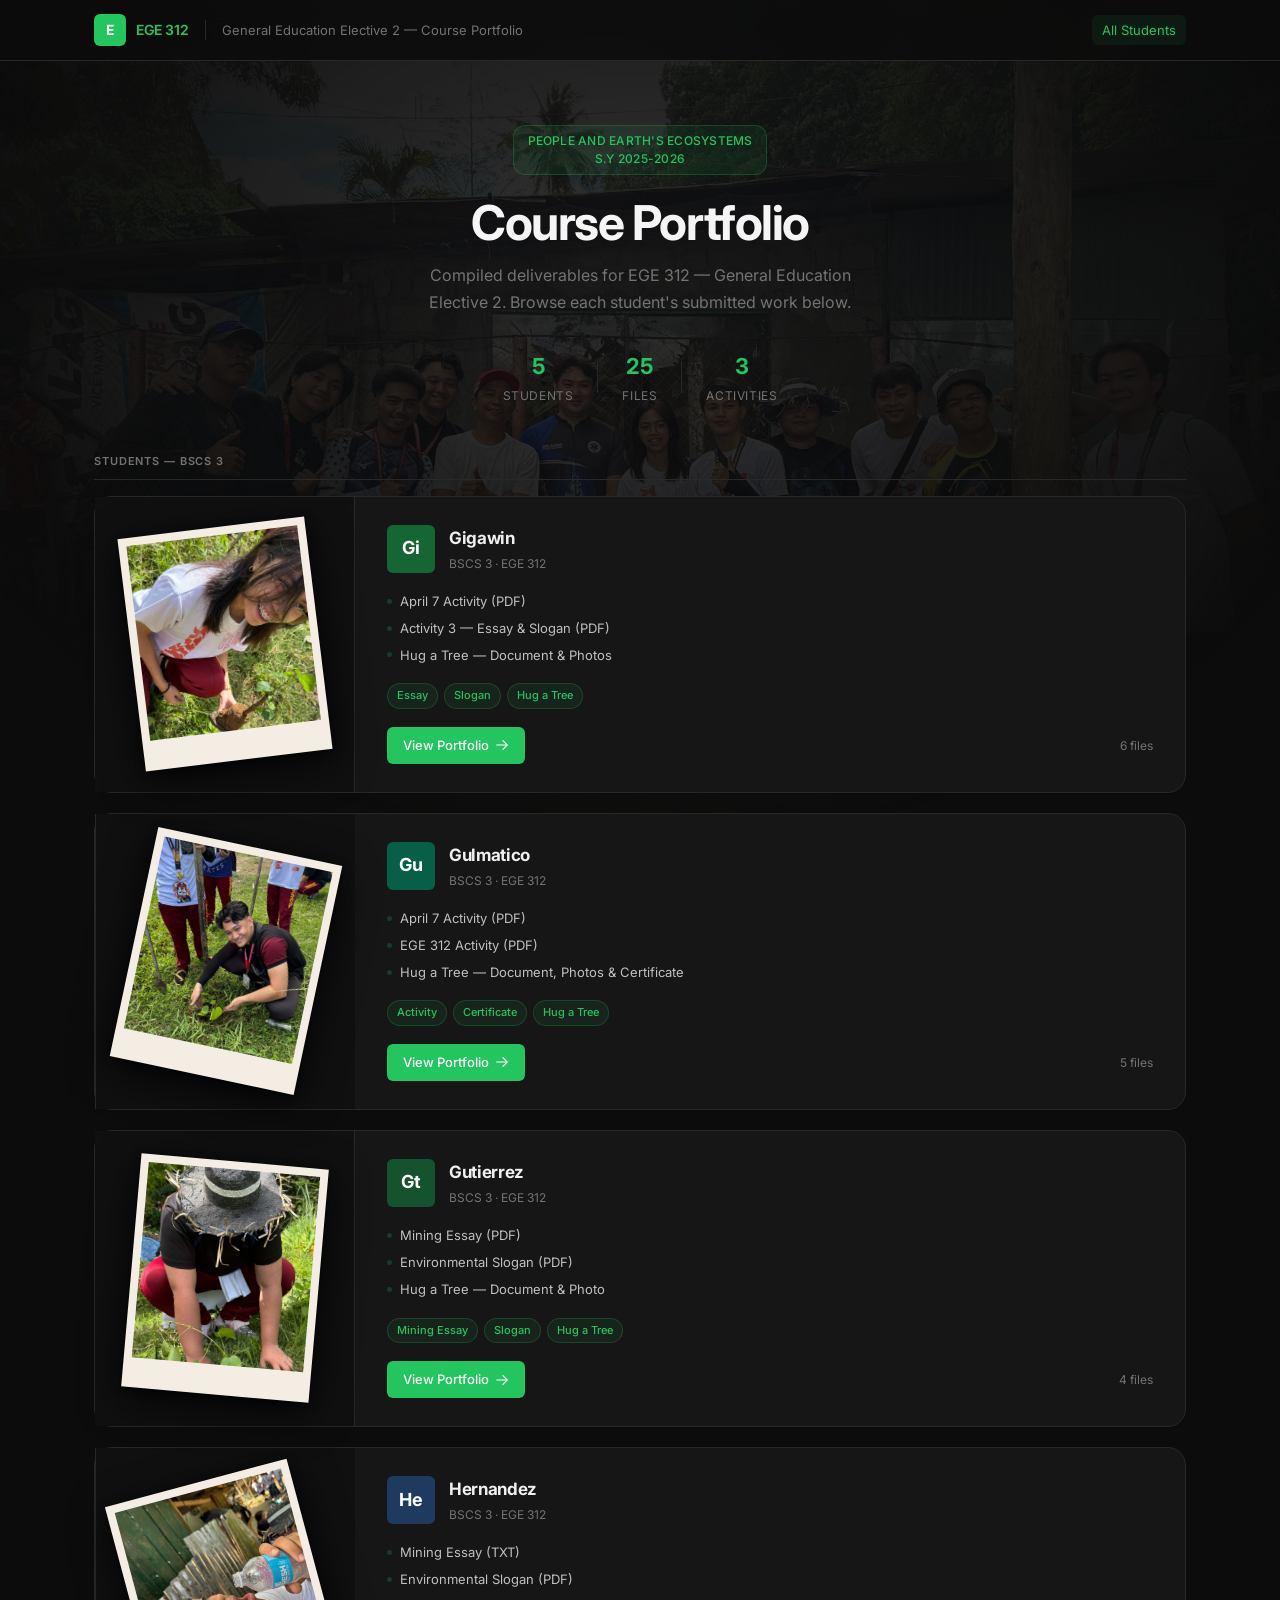
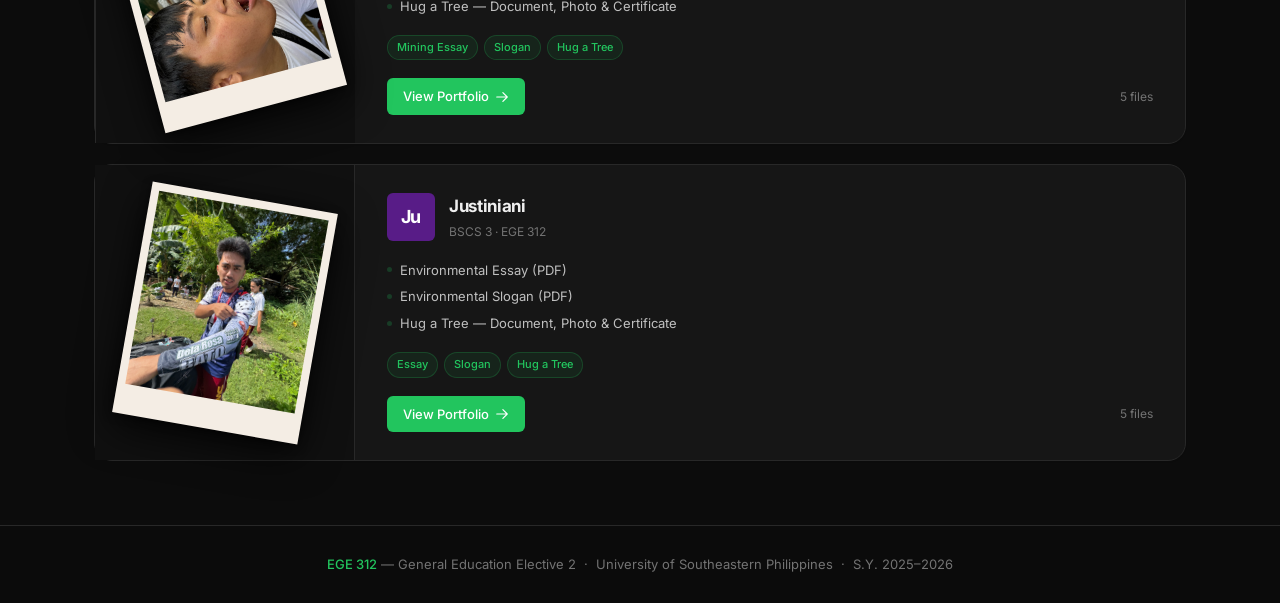
<file: index.html>
<!DOCTYPE html>
<html lang="en">
<head>
  <meta charset="UTF-8" />
  <meta name="viewport" content="width=device-width, initial-scale=1.0" />
  <title>EGE 312 — Course Portfolio</title>
  <link rel="stylesheet" href="css/style.css" />
</head>
<body class="dark-theme">

  <div class="site-bg" aria-hidden="true"></div>

  <!-- Header -->
  <header class="site-header">
    <div class="container header-inner">
      <div class="header-logo">
        <div class="header-logo-mark">E</div>
        <span>EGE 312</span>
      </div>
      <div class="header-divider"></div>
      <span class="header-course">General Education Elective 2 &mdash; Course Portfolio</span>
      <nav class="header-nav">
        <a href="index.html" class="active">All Students</a>
      </nav>
    </div>
  </header>

  <!-- Hero -->
  <main>
    <section class="hero">
      <div class="container">
        <div class="hero-badge"><span>People and Earth's Ecosystems<br>S.Y 2025-2026</span></div>
        <h1>Course Portfolio</h1>
        <p>Compiled deliverables for EGE 312 — General Education Elective 2. Browse each student's submitted work below.</p>
        <div class="hero-meta">
          <div class="hero-meta-item">
            <strong>5</strong>
            <span>Students</span>
          </div>
          <div class="hero-divider"></div>
          <div class="hero-meta-item">
            <strong>25</strong>
            <span>Files</span>
          </div>
          <div class="hero-divider"></div>
          <div class="hero-meta-item">
            <strong>3</strong>
            <span>Activities</span>
          </div>
        </div>
      </div>
    </section>

    <!-- Student Grid -->
    <section>
      <div class="container">
        <p class="section-label">Students — BSCS 3</p>
        <div class="students-grid">

          <!-- Gigawin — photo left -->
          <div class="student-card">
            <div class="card-photo-side">
              <div class="photo-frame rot-n7">
                <img src="assets/Gigawin.jpg" alt="Gigawin" />
              </div>
            </div>
            <div class="card-body">
              <div class="card-top">
                <div class="student-avatar g1">Gi</div>
                <div class="card-info">
                  <div class="card-name">Gigawin</div>
                  <div class="card-program">BSCS 3 &middot; EGE 312</div>
                </div>
              </div>
              <div class="card-files">
                <div class="card-file-row">April 7 Activity (PDF)</div>
                <div class="card-file-row">Activity 3 — Essay &amp; Slogan (PDF)</div>
                <div class="card-file-row">Hug a Tree — Document &amp; Photos</div>
              </div>
              <div class="card-tags">
                <span class="tag">Essay</span>
                <span class="tag">Slogan</span>
                <span class="tag">Hug a Tree</span>
              </div>
              <div class="card-action">
                <a class="btn-primary" href="gigawin.html">
                  View Portfolio
                  <svg fill="none" viewBox="0 0 24 24" stroke="currentColor" stroke-width="2">
                    <path stroke-linecap="round" stroke-linejoin="round" d="M13.5 4.5 21 12m0 0-7.5 7.5M21 12H3" />
                  </svg>
                </a>
                <span class="card-count">6 files</span>
              </div>
            </div>
          </div>

          <!-- Gulmatico — photo right (no photo) -->
          <div class="student-card photo-right">
            <div class="card-body">
              <div class="card-top">
                <div class="student-avatar g2">Gu</div>
                <div class="card-info">
                  <div class="card-name">Gulmatico</div>
                  <div class="card-program">BSCS 3 &middot; EGE 312</div>
                </div>
              </div>
              <div class="card-files">
                <div class="card-file-row">April 7 Activity (PDF)</div>
                <div class="card-file-row">EGE 312 Activity (PDF)</div>
                <div class="card-file-row">Hug a Tree — Document, Photos &amp; Certificate</div>
              </div>
              <div class="card-tags">
                <span class="tag">Activity</span>
                <span class="tag">Certificate</span>
                <span class="tag">Hug a Tree</span>
              </div>
              <div class="card-action">
                <a class="btn-primary" href="gulmatico.html">
                  View Portfolio
                  <svg fill="none" viewBox="0 0 24 24" stroke="currentColor" stroke-width="2">
                    <path stroke-linecap="round" stroke-linejoin="round" d="M13.5 4.5 21 12m0 0-7.5 7.5M21 12H3" />
                  </svg>
                </a>
                <span class="card-count">5 files</span>
              </div>
            </div>
            <div class="card-photo-side">
              <div class="photo-frame rot-p12">
                <img src="assets/Gulmatico.jpg" alt="Gulmatico" />
              </div>
            </div>
          </div>

          <!-- Gutierrez — photo left -->
          <div class="student-card">
            <div class="card-photo-side">
              <div class="photo-frame rot-p5">
                <img src="assets/Gutierrez.jpg" alt="Gutierrez" />
              </div>
            </div>
            <div class="card-body">
              <div class="card-top">
                <div class="student-avatar g3">Gt</div>
                <div class="card-info">
                  <div class="card-name">Gutierrez</div>
                  <div class="card-program">BSCS 3 &middot; EGE 312</div>
                </div>
              </div>
              <div class="card-files">
                <div class="card-file-row">Mining Essay (PDF)</div>
                <div class="card-file-row">Environmental Slogan (PDF)</div>
                <div class="card-file-row">Hug a Tree — Document &amp; Photo</div>
              </div>
              <div class="card-tags">
                <span class="tag">Mining Essay</span>
                <span class="tag">Slogan</span>
                <span class="tag">Hug a Tree</span>
              </div>
              <div class="card-action">
                <a class="btn-primary" href="gutierrez.html">
                  View Portfolio
                  <svg fill="none" viewBox="0 0 24 24" stroke="currentColor" stroke-width="2">
                    <path stroke-linecap="round" stroke-linejoin="round" d="M13.5 4.5 21 12m0 0-7.5 7.5M21 12H3" />
                  </svg>
                </a>
                <span class="card-count">4 files</span>
              </div>
            </div>
          </div>

          <!-- Hernandez — photo right -->
          <div class="student-card photo-right">
            <div class="card-body">
              <div class="card-top">
                <div class="student-avatar h">He</div>
                <div class="card-info">
                  <div class="card-name">Hernandez</div>
                  <div class="card-program">BSCS 3 &middot; EGE 312</div>
                </div>
              </div>
              <div class="card-files">
                <div class="card-file-row">Mining Essay (TXT)</div>
                <div class="card-file-row">Environmental Slogan (PDF)</div>
                <div class="card-file-row">Hug a Tree — Document, Photo &amp; Certificate</div>
              </div>
              <div class="card-tags">
                <span class="tag">Mining Essay</span>
                <span class="tag">Slogan</span>
                <span class="tag">Hug a Tree</span>
              </div>
              <div class="card-action">
                <a class="btn-primary" href="hernandez.html">
                  View Portfolio
                  <svg fill="none" viewBox="0 0 24 24" stroke="currentColor" stroke-width="2">
                    <path stroke-linecap="round" stroke-linejoin="round" d="M13.5 4.5 21 12m0 0-7.5 7.5M21 12H3" />
                  </svg>
                </a>
                <span class="card-count">5 files</span>
              </div>
            </div>
            <div class="card-photo-side">
              <div class="photo-frame rot-n15">
                <img src="assets/Hernandez.jpg" alt="Hernandez" />
              </div>
            </div>
          </div>

          <!-- Justiniani — photo left -->
          <div class="student-card">
            <div class="card-photo-side">
              <div class="photo-frame rot-p10">
                <img src="assets/Justiniani.jpg" alt="Justiniani" />
              </div>
            </div>
            <div class="card-body">
              <div class="card-top">
                <div class="student-avatar j">Ju</div>
                <div class="card-info">
                  <div class="card-name">Justiniani</div>
                  <div class="card-program">BSCS 3 &middot; EGE 312</div>
                </div>
              </div>
              <div class="card-files">
                <div class="card-file-row">Environmental Essay (PDF)</div>
                <div class="card-file-row">Environmental Slogan (PDF)</div>
                <div class="card-file-row">Hug a Tree — Document, Photo &amp; Certificate</div>
              </div>
              <div class="card-tags">
                <span class="tag">Essay</span>
                <span class="tag">Slogan</span>
                <span class="tag">Hug a Tree</span>
              </div>
              <div class="card-action">
                <a class="btn-primary" href="justiniani.html">
                  View Portfolio
                  <svg fill="none" viewBox="0 0 24 24" stroke="currentColor" stroke-width="2">
                    <path stroke-linecap="round" stroke-linejoin="round" d="M13.5 4.5 21 12m0 0-7.5 7.5M21 12H3" />
                  </svg>
                </a>
                <span class="card-count">5 files</span>
              </div>
            </div>
          </div>

        </div>
      </div>
    </section>
  </main>

  <footer class="site-footer">
    <div class="container">
      <span>EGE 312</span> — General Education Elective 2 &nbsp;&middot;&nbsp; University of Southeastern Philippines &nbsp;&middot;&nbsp; S.Y. 2025–2026
    </div>
  </footer>

</body>
</html>
</file>
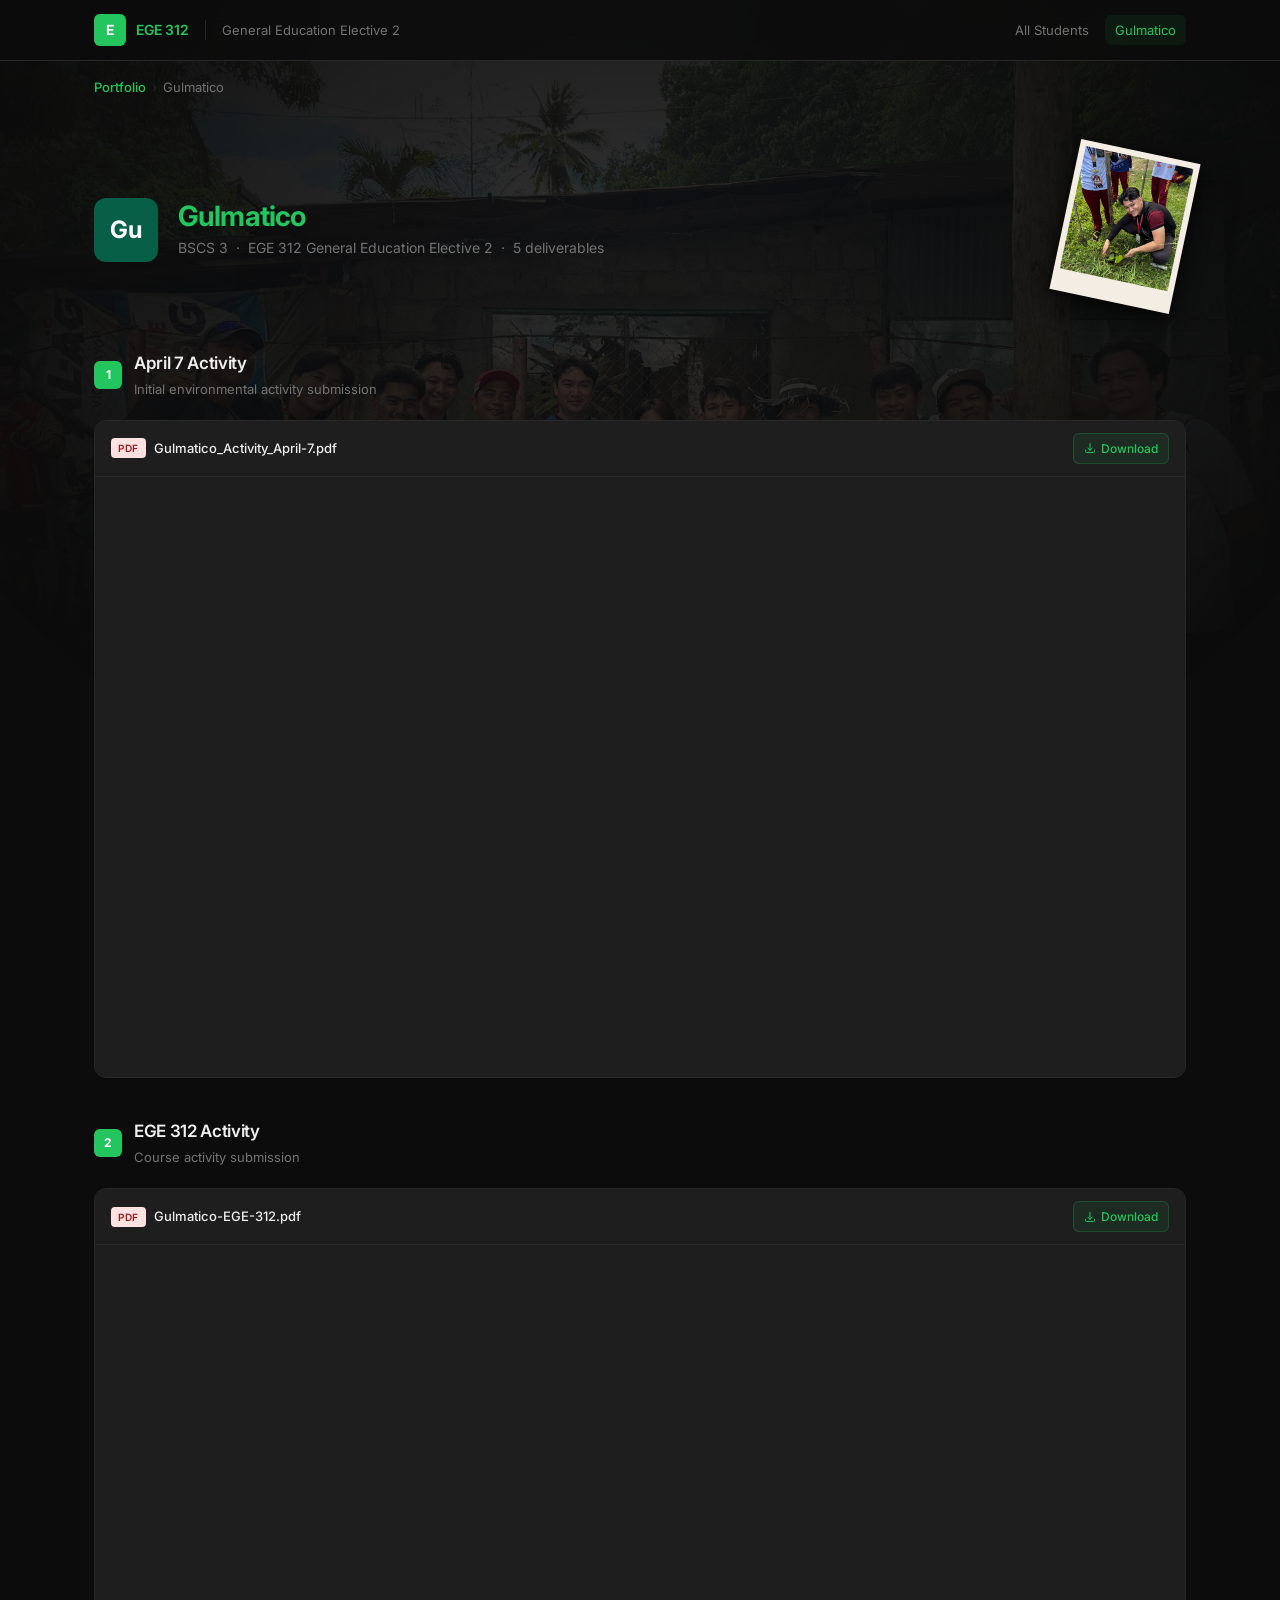
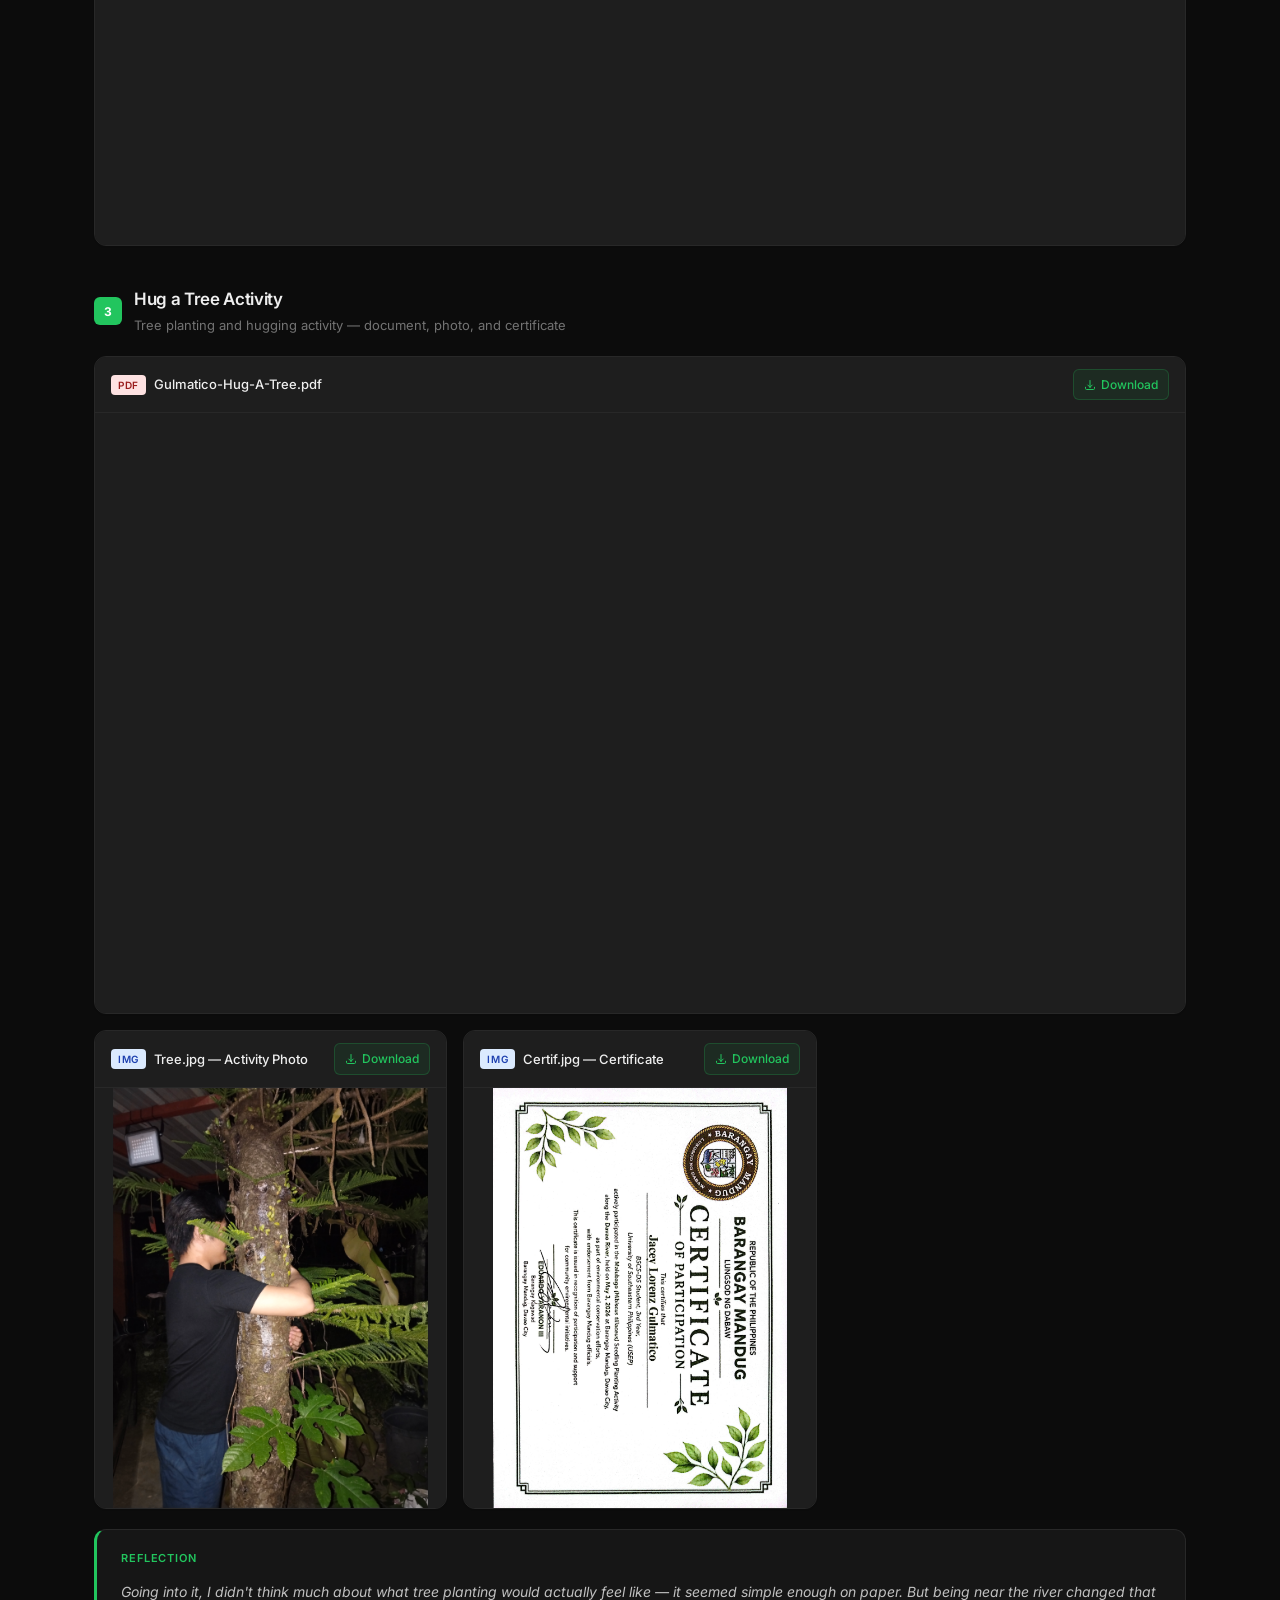
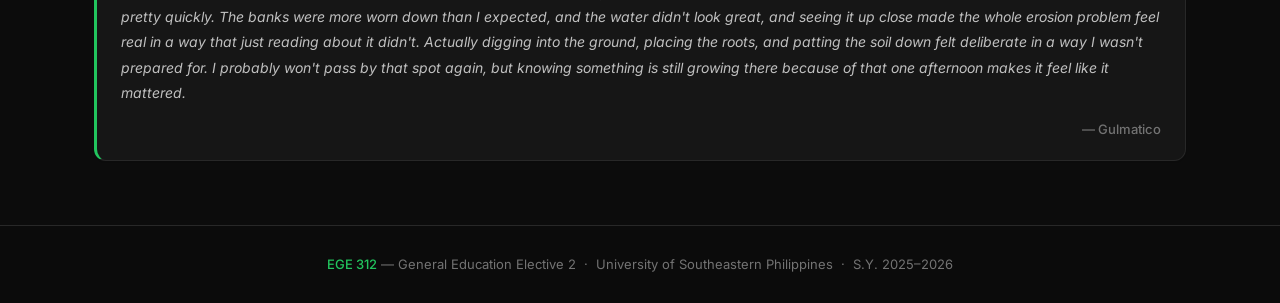
<file: gulmatico.html>
<!DOCTYPE html>
<html lang="en">
<head>
  <meta charset="UTF-8" />
  <meta name="viewport" content="width=device-width, initial-scale=1.0" />
  <title>Gulmatico — EGE 312 Portfolio</title>
  <link rel="stylesheet" href="css/style.css" />
</head>
<body class="dark-theme">

  <div class="site-bg" aria-hidden="true"></div>

  <header class="site-header">
    <div class="container header-inner">
      <div class="header-logo">
        <div class="header-logo-mark">E</div>
        <span>EGE 312</span>
      </div>
      <div class="header-divider"></div>
      <span class="header-course">General Education Elective 2</span>
      <nav class="header-nav">
        <a href="index.html">All Students</a>
        <a href="gulmatico.html" class="active">Gulmatico</a>
      </nav>
    </div>
  </header>

  <main>
    <div class="container">

      <nav class="breadcrumb">
        <a href="index.html">Portfolio</a>
        <span class="breadcrumb-sep">›</span>
        <span>Gulmatico</span>
      </nav>

      <div class="student-hero">
        <div class="student-hero-avatar" style="background:#065f46;">Gu</div>
        <div class="student-hero-info">
          <h1>Gulmatico</h1>
          <p>BSCS 3 &nbsp;&middot;&nbsp; EGE 312 General Education Elective 2 &nbsp;&middot;&nbsp; 5 deliverables</p>
        </div>
        <div class="student-hero-photo">
          <div class="photo-frame rot-p12">
            <img src="assets/Gulmatico.jpg" alt="Gulmatico" />
          </div>
        </div>
      </div>

      <div class="activities">

        <!-- Activity 1 -->
        <section class="activity-section">
          <div class="activity-header">
            <div class="activity-num">1</div>
            <div>
              <div class="activity-title">April 7 Activity</div>
              <div class="activity-desc">Initial environmental activity submission</div>
            </div>
          </div>
          <div class="files-grid">
            <div class="file-card">
              <div class="file-card-header">
                <div class="file-card-label">
                  <span class="file-type-badge pdf">PDF</span>
                  Gulmatico_Activity_April-7.pdf
                </div>
                <a class="btn-download" href="assets/Gulmatico/Gulmatico_Activity_April-7.pdf" download>
                  <svg fill="none" viewBox="0 0 24 24" stroke="currentColor" stroke-width="2">
                    <path stroke-linecap="round" stroke-linejoin="round" d="M3 16.5v2.25A2.25 2.25 0 0 0 5.25 21h13.5A2.25 2.25 0 0 0 21 18.75V16.5M16.5 12 12 16.5m0 0L7.5 12m4.5 4.5V3" />
                  </svg>
                  Download
                </a>
              </div>
              <iframe class="pdf-embed" src="assets/Gulmatico/Gulmatico_Activity_April-7.pdf" title="April 7 Activity"></iframe>
            </div>
          </div>
        </section>

        <!-- Activity 2 -->
        <section class="activity-section">
          <div class="activity-header">
            <div class="activity-num">2</div>
            <div>
              <div class="activity-title">EGE 312 Activity</div>
              <div class="activity-desc">Course activity submission</div>
            </div>
          </div>
          <div class="files-grid">
            <div class="file-card">
              <div class="file-card-header">
                <div class="file-card-label">
                  <span class="file-type-badge pdf">PDF</span>
                  Gulmatico-EGE-312.pdf
                </div>
                <a class="btn-download" href="assets/Gulmatico/Gulmatico-EGE-312.pdf" download>
                  <svg fill="none" viewBox="0 0 24 24" stroke="currentColor" stroke-width="2">
                    <path stroke-linecap="round" stroke-linejoin="round" d="M3 16.5v2.25A2.25 2.25 0 0 0 5.25 21h13.5A2.25 2.25 0 0 0 21 18.75V16.5M16.5 12 12 16.5m0 0L7.5 12m4.5 4.5V3" />
                  </svg>
                  Download
                </a>
              </div>
              <iframe class="pdf-embed" src="assets/Gulmatico/Gulmatico-EGE-312.pdf" title="EGE 312 Activity"></iframe>
            </div>
          </div>
        </section>

        <!-- Activity 3 -->
        <section class="activity-section">
          <div class="activity-header">
            <div class="activity-num">3</div>
            <div>
              <div class="activity-title">Hug a Tree Activity</div>
              <div class="activity-desc">Tree planting and hugging activity — document, photo, and certificate</div>
            </div>
          </div>
          <div class="files-grid">
            <div class="file-card">
              <div class="file-card-header">
                <div class="file-card-label">
                  <span class="file-type-badge pdf">PDF</span>
                  Gulmatico-Hug-A-Tree.pdf
                </div>
                <a class="btn-download" href="assets/Gulmatico/Gulmatico-Hug-A-Tree.pdf" download>
                  <svg fill="none" viewBox="0 0 24 24" stroke="currentColor" stroke-width="2">
                    <path stroke-linecap="round" stroke-linejoin="round" d="M3 16.5v2.25A2.25 2.25 0 0 0 5.25 21h13.5A2.25 2.25 0 0 0 21 18.75V16.5M16.5 12 12 16.5m0 0L7.5 12m4.5 4.5V3" />
                  </svg>
                  Download
                </a>
              </div>
              <iframe class="pdf-embed" src="assets/Gulmatico/Gulmatico-Hug-A-Tree.pdf" title="Hug a Tree PDF"></iframe>
            </div>
          </div>

          <div class="files-grid cols-2" style="margin-top:16px;">
            <!-- Tree photo -->
            <div class="file-card">
              <div class="file-card-header">
                <div class="file-card-label">
                  <span class="file-type-badge img">IMG</span>
                  Tree.jpg — Activity Photo
                </div>
                <a class="btn-download" href="assets/Gulmatico/Tree.jpg" download>
                  <svg fill="none" viewBox="0 0 24 24" stroke="currentColor" stroke-width="2">
                    <path stroke-linecap="round" stroke-linejoin="round" d="M3 16.5v2.25A2.25 2.25 0 0 0 5.25 21h13.5A2.25 2.25 0 0 0 21 18.75V16.5M16.5 12 12 16.5m0 0L7.5 12m4.5 4.5V3" />
                  </svg>
                  Download
                </a>
              </div>
              <div class="img-preview">
                <img src="assets/Gulmatico/Tree.jpg" alt="Tree Activity Photo" loading="lazy" />
              </div>
            </div>

            <!-- Certificate -->
            <div class="file-card">
              <div class="file-card-header">
                <div class="file-card-label">
                  <span class="file-type-badge img">IMG</span>
                  Certif.jpg — Certificate
                </div>
                <a class="btn-download" href="assets/Gulmatico/Certif.jpg" download>
                  <svg fill="none" viewBox="0 0 24 24" stroke="currentColor" stroke-width="2">
                    <path stroke-linecap="round" stroke-linejoin="round" d="M3 16.5v2.25A2.25 2.25 0 0 0 5.25 21h13.5A2.25 2.25 0 0 0 21 18.75V16.5M16.5 12 12 16.5m0 0L7.5 12m4.5 4.5V3" />
                  </svg>
                  Download
                </a>
              </div>
              <div class="img-preview">
                <img src="assets/Gulmatico/Certif.jpg" alt="Certificate" loading="lazy" />
              </div>
            </div>
          </div>

          <div class="reflection-block">
            <div class="reflection-label">Reflection</div>
            <p class="reflection-text">Going into it, I didn't think much about what tree planting would actually feel like — it seemed simple enough on paper. But being near the river changed that pretty quickly. The banks were more worn down than I expected, and the water didn't look great, and seeing it up close made the whole erosion problem feel real in a way that just reading about it didn't. Actually digging into the ground, placing the roots, and patting the soil down felt deliberate in a way I wasn't prepared for. I probably won't pass by that spot again, but knowing something is still growing there because of that one afternoon makes it feel like it mattered.</p>
            <div class="reflection-attribution">— Gulmatico</div>
          </div>
        </section>

      </div>
    </div>
  </main>

  <footer class="site-footer">
    <div class="container">
      <span>EGE 312</span> — General Education Elective 2 &nbsp;&middot;&nbsp; University of Southeastern Philippines &nbsp;&middot;&nbsp; S.Y. 2025–2026
    </div>
  </footer>

</body>
</html>
</file>
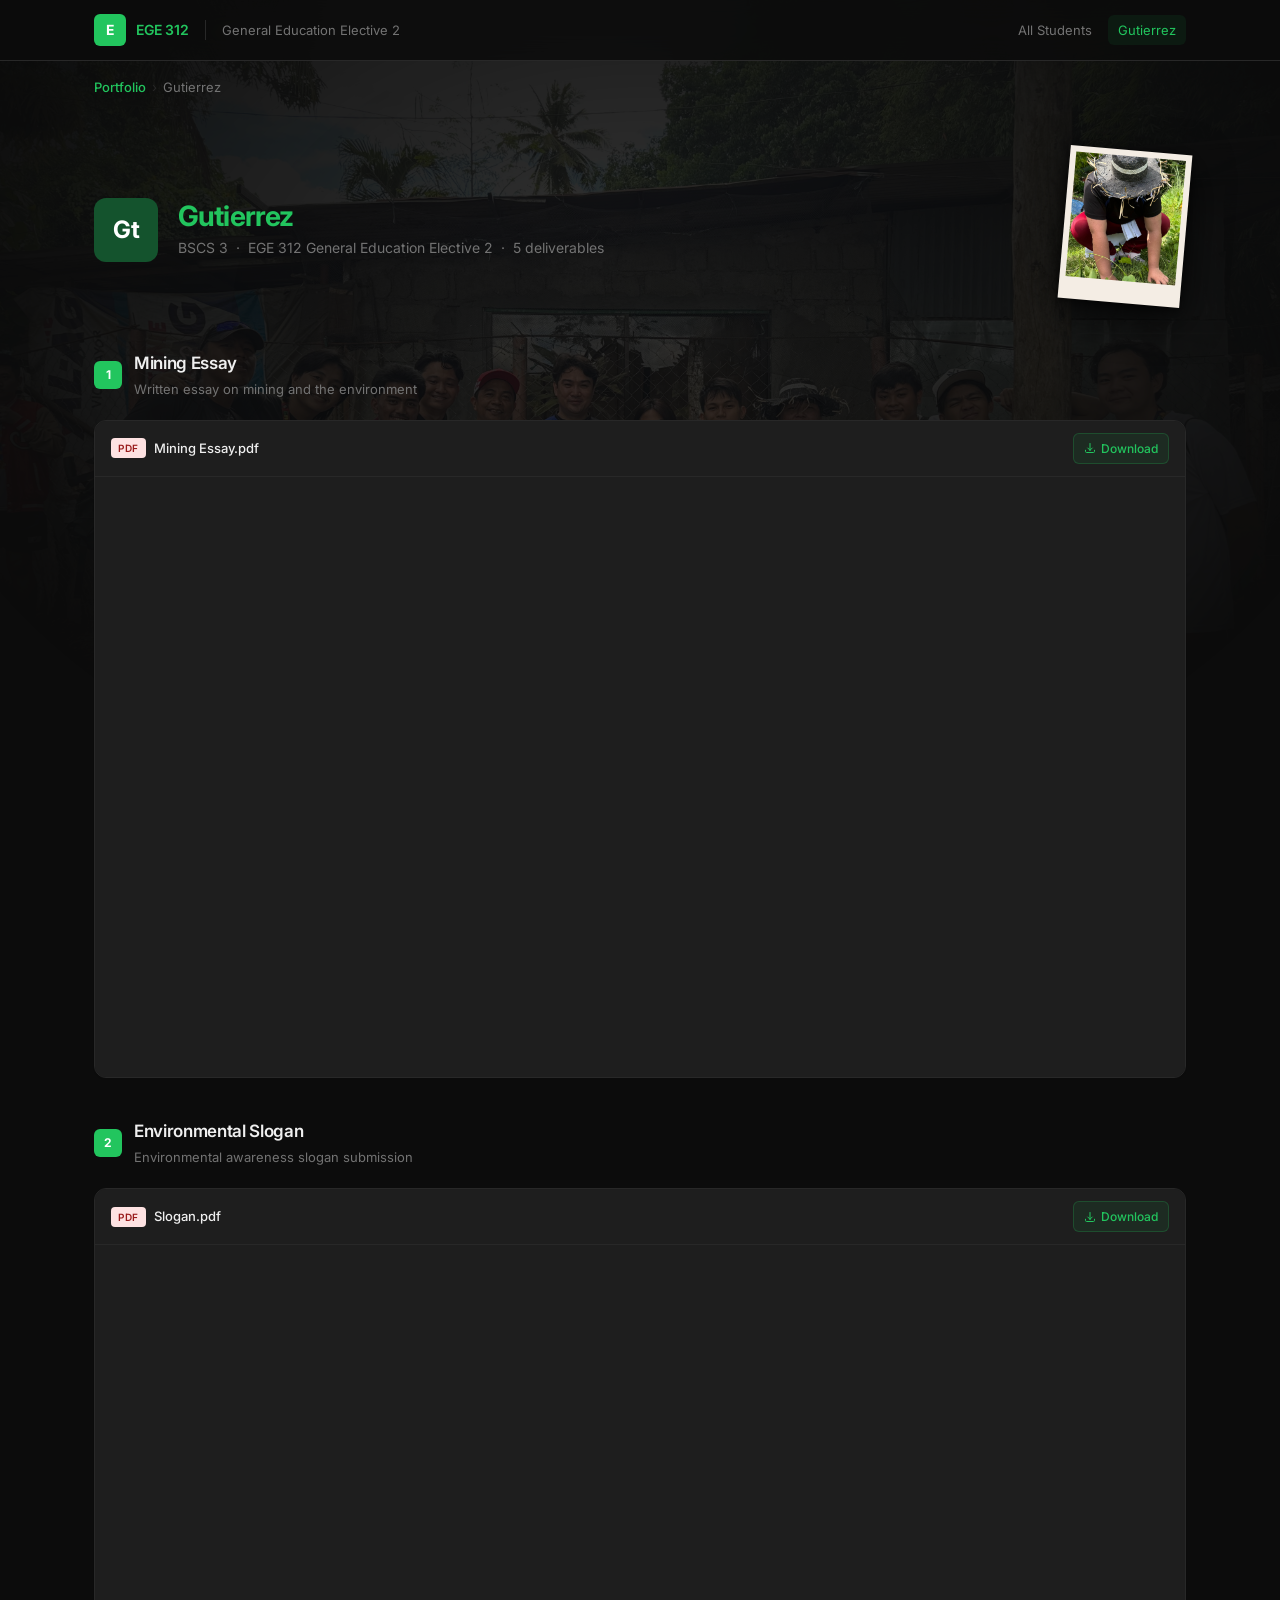
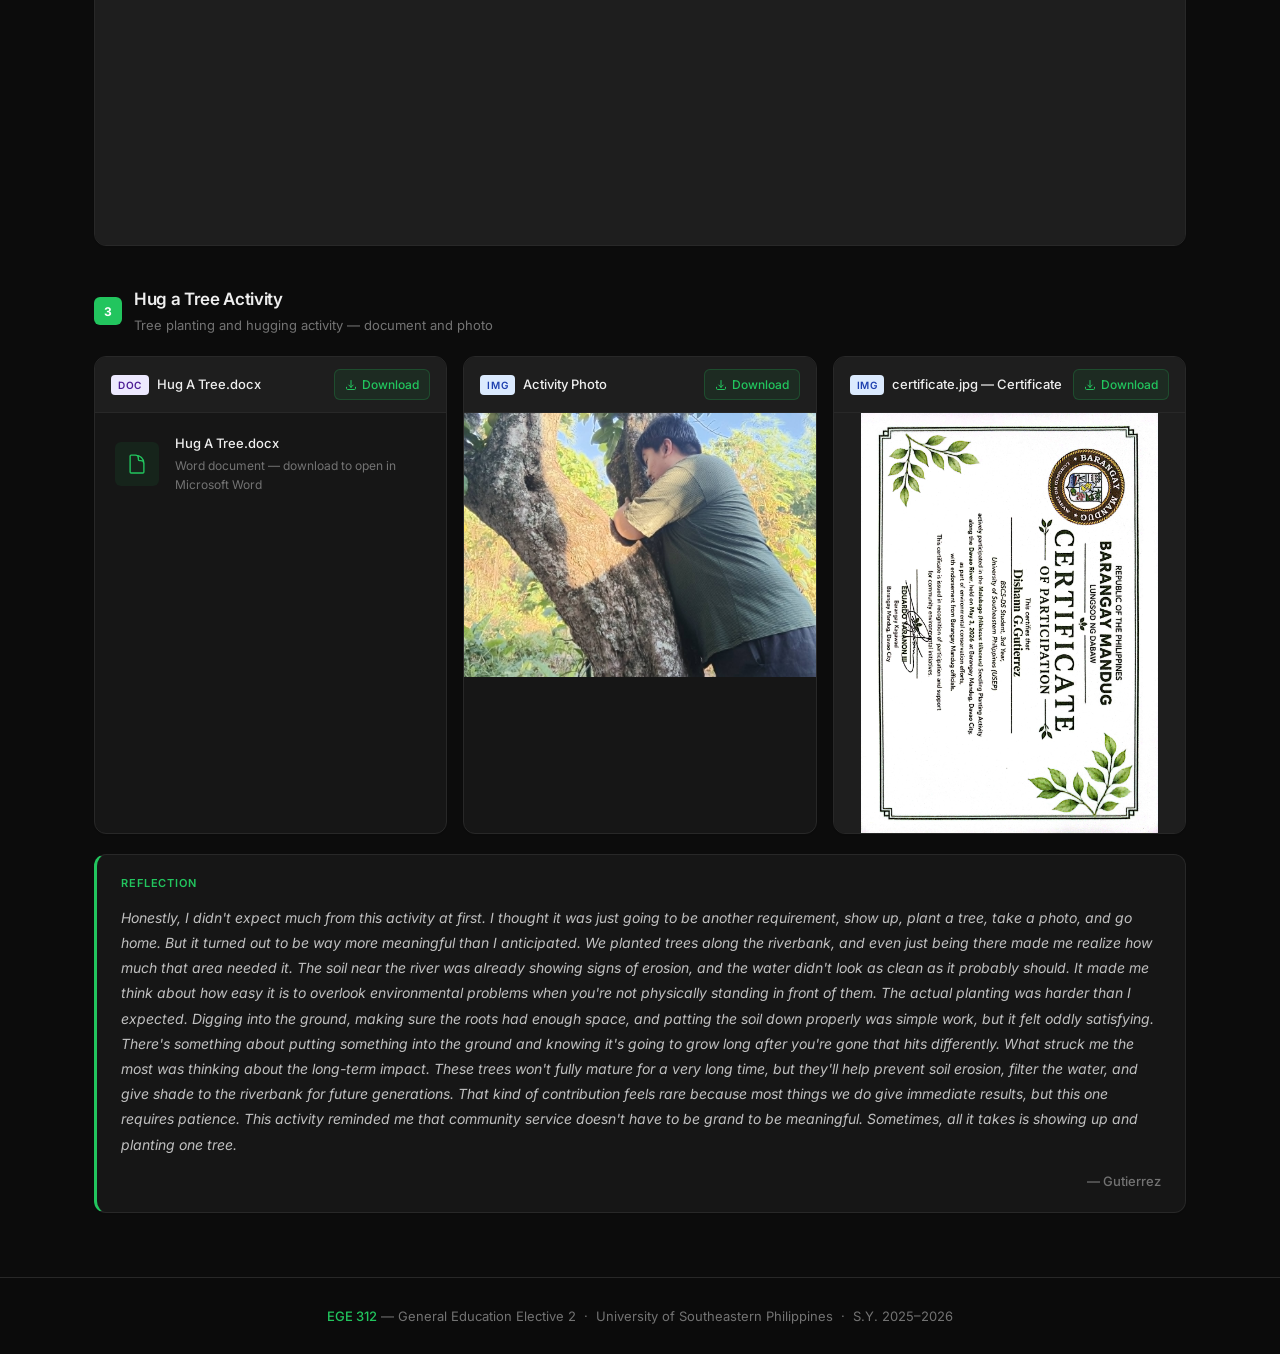
<file: gutierrez.html>
<!DOCTYPE html>
<html lang="en">
<head>
  <meta charset="UTF-8" />
  <meta name="viewport" content="width=device-width, initial-scale=1.0" />
  <title>Gutierrez — EGE 312 Portfolio</title>
  <link rel="stylesheet" href="css/style.css" />
</head>
<body class="dark-theme">

  <div class="site-bg" aria-hidden="true"></div>

  <header class="site-header">
    <div class="container header-inner">
      <div class="header-logo">
        <div class="header-logo-mark">E</div>
        <span>EGE 312</span>
      </div>
      <div class="header-divider"></div>
      <span class="header-course">General Education Elective 2</span>
      <nav class="header-nav">
        <a href="index.html">All Students</a>
        <a href="gutierrez.html" class="active">Gutierrez</a>
      </nav>
    </div>
  </header>

  <main>
    <div class="container">

      <nav class="breadcrumb">
        <a href="index.html">Portfolio</a>
        <span class="breadcrumb-sep">›</span>
        <span>Gutierrez</span>
      </nav>

      <div class="student-hero">
        <div class="student-hero-avatar" style="background:#14532d;">Gt</div>
        <div class="student-hero-info">
          <h1>Gutierrez</h1>
          <p>BSCS 3 &nbsp;&middot;&nbsp; EGE 312 General Education Elective 2 &nbsp;&middot;&nbsp; 5 deliverables</p>
        </div>
        <div class="student-hero-photo">
          <div class="photo-frame rot-p5">
            <img src="assets/Gutierrez.jpg" alt="Gutierrez" />
          </div>
        </div>
      </div>

      <div class="activities">

        <!-- Activity 1: Mining Essay -->
        <section class="activity-section">
          <div class="activity-header">
            <div class="activity-num">1</div>
            <div>
              <div class="activity-title">Mining Essay</div>
              <div class="activity-desc">Written essay on mining and the environment</div>
            </div>
          </div>
          <div class="files-grid">
            <div class="file-card">
              <div class="file-card-header">
                <div class="file-card-label">
                  <span class="file-type-badge pdf">PDF</span>
                  Mining Essay.pdf
                </div>
                <a class="btn-download" href="assets/Gutierrez/Mining%20Essay.pdf" download>
                  <svg fill="none" viewBox="0 0 24 24" stroke="currentColor" stroke-width="2">
                    <path stroke-linecap="round" stroke-linejoin="round" d="M3 16.5v2.25A2.25 2.25 0 0 0 5.25 21h13.5A2.25 2.25 0 0 0 21 18.75V16.5M16.5 12 12 16.5m0 0L7.5 12m4.5 4.5V3" />
                  </svg>
                  Download
                </a>
              </div>
              <iframe class="pdf-embed" src="assets/Gutierrez/Mining%20Essay.pdf" title="Mining Essay"></iframe>
            </div>
          </div>
        </section>

        <!-- Activity 2: Slogan -->
        <section class="activity-section">
          <div class="activity-header">
            <div class="activity-num">2</div>
            <div>
              <div class="activity-title">Environmental Slogan</div>
              <div class="activity-desc">Environmental awareness slogan submission</div>
            </div>
          </div>
          <div class="files-grid">
            <div class="file-card">
              <div class="file-card-header">
                <div class="file-card-label">
                  <span class="file-type-badge pdf">PDF</span>
                  Slogan.pdf
                </div>
                <a class="btn-download" href="assets/Gutierrez/Slogan.pdf" download>
                  <svg fill="none" viewBox="0 0 24 24" stroke="currentColor" stroke-width="2">
                    <path stroke-linecap="round" stroke-linejoin="round" d="M3 16.5v2.25A2.25 2.25 0 0 0 5.25 21h13.5A2.25 2.25 0 0 0 21 18.75V16.5M16.5 12 12 16.5m0 0L7.5 12m4.5 4.5V3" />
                  </svg>
                  Download
                </a>
              </div>
              <iframe class="pdf-embed" src="assets/Gutierrez/Slogan.pdf" title="Environmental Slogan"></iframe>
            </div>
          </div>
        </section>

        <!-- Activity 3: Hug a Tree -->
        <section class="activity-section">
          <div class="activity-header">
            <div class="activity-num">3</div>
            <div>
              <div class="activity-title">Hug a Tree Activity</div>
              <div class="activity-desc">Tree planting and hugging activity — document and photo</div>
            </div>
          </div>

          <div class="files-grid cols-2">
            <!-- Word document (download only) -->
            <div class="file-card">
              <div class="file-card-header">
                <div class="file-card-label">
                  <span class="file-type-badge doc">DOC</span>
                  Hug A Tree.docx
                </div>
                <a class="btn-download" href="assets/Gutierrez/Hug%20A%20Tree.docx" download>
                  <svg fill="none" viewBox="0 0 24 24" stroke="currentColor" stroke-width="2">
                    <path stroke-linecap="round" stroke-linejoin="round" d="M3 16.5v2.25A2.25 2.25 0 0 0 5.25 21h13.5A2.25 2.25 0 0 0 21 18.75V16.5M16.5 12 12 16.5m0 0L7.5 12m4.5 4.5V3" />
                  </svg>
                  Download
                </a>
              </div>
              <div class="download-card">
                <div class="download-icon">
                  <svg fill="none" viewBox="0 0 24 24" stroke="currentColor" stroke-width="1.5">
                    <path stroke-linecap="round" stroke-linejoin="round" d="M19.5 14.25v-2.625a3.375 3.375 0 0 0-3.375-3.375h-1.5A1.125 1.125 0 0 1 13.5 7.125v-1.5a3.375 3.375 0 0 0-3.375-3.375H8.25m2.25 0H5.625c-.621 0-1.125.504-1.125 1.125v17.25c0 .621.504 1.125 1.125 1.125h12.75c.621 0 1.125-.504 1.125-1.125V11.25a9 9 0 0 0-9-9Z" />
                  </svg>
                </div>
                <div class="download-info">
                  <div class="download-filename">Hug A Tree.docx</div>
                  <div class="download-note">Word document — download to open in Microsoft Word</div>
                </div>
              </div>
            </div>

            <!-- Photo -->
            <div class="file-card">
              <div class="file-card-header">
                <div class="file-card-label">
                  <span class="file-type-badge img">IMG</span>
                  Activity Photo
                </div>
                <a class="btn-download" href="assets/Gutierrez/download.jpg" download>
                  <svg fill="none" viewBox="0 0 24 24" stroke="currentColor" stroke-width="2">
                    <path stroke-linecap="round" stroke-linejoin="round" d="M3 16.5v2.25A2.25 2.25 0 0 0 5.25 21h13.5A2.25 2.25 0 0 0 21 18.75V16.5M16.5 12 12 16.5m0 0L7.5 12m4.5 4.5V3" />
                  </svg>
                  Download
                </a>
              </div>
              <div class="img-preview">
                <img src="assets/Gutierrez/download.jpg" alt="Hug a Tree Activity Photo" loading="lazy" />
              </div>
            </div>

            <!-- Certificate -->
            <div class="file-card">
              <div class="file-card-header">
                <div class="file-card-label">
                  <span class="file-type-badge img">IMG</span>
                  certificate.jpg — Certificate
                </div>
                <a class="btn-download" href="assets/Gutierrez/certificate.jpg" download>
                  <svg fill="none" viewBox="0 0 24 24" stroke="currentColor" stroke-width="2">
                    <path stroke-linecap="round" stroke-linejoin="round" d="M3 16.5v2.25A2.25 2.25 0 0 0 5.25 21h13.5A2.25 2.25 0 0 0 21 18.75V16.5M16.5 12 12 16.5m0 0L7.5 12m4.5 4.5V3" />
                  </svg>
                  Download
                </a>
              </div>
              <div class="img-preview">
                <img src="assets/Gutierrez/certificate.jpg" alt="Tree Planting Certificate" loading="lazy" />
              </div>
            </div>
          </div>

          <div class="reflection-block">
            <div class="reflection-label">Reflection</div>
            <p class="reflection-text">Honestly, I didn't expect much from this activity at first. I thought it was just going to be another requirement, show up, plant a tree, take a photo, and go home. But it turned out to be way more meaningful than I anticipated. We planted trees along the riverbank, and even just being there made me realize how much that area needed it. The soil near the river was already showing signs of erosion, and the water didn't look as clean as it probably should. It made me think about how easy it is to overlook environmental problems when you're not physically standing in front of them. The actual planting was harder than I expected. Digging into the ground, making sure the roots had enough space, and patting the soil down properly was simple work, but it felt oddly satisfying. There's something about putting something into the ground and knowing it's going to grow long after you're gone that hits differently. What struck me the most was thinking about the long-term impact. These trees won't fully mature for a very long time, but they'll help prevent soil erosion, filter the water, and give shade to the riverbank for future generations. That kind of contribution feels rare because most things we do give immediate results, but this one requires patience. This activity reminded me that community service doesn't have to be grand to be meaningful. Sometimes, all it takes is showing up and planting one tree.</p>
            <div class="reflection-attribution">— Gutierrez</div>
          </div>
        </section>

      </div>
    </div>
  </main>

  <footer class="site-footer">
    <div class="container">
      <span>EGE 312</span> — General Education Elective 2 &nbsp;&middot;&nbsp; University of Southeastern Philippines &nbsp;&middot;&nbsp; S.Y. 2025–2026
    </div>
  </footer>

</body>
</html>
</file>
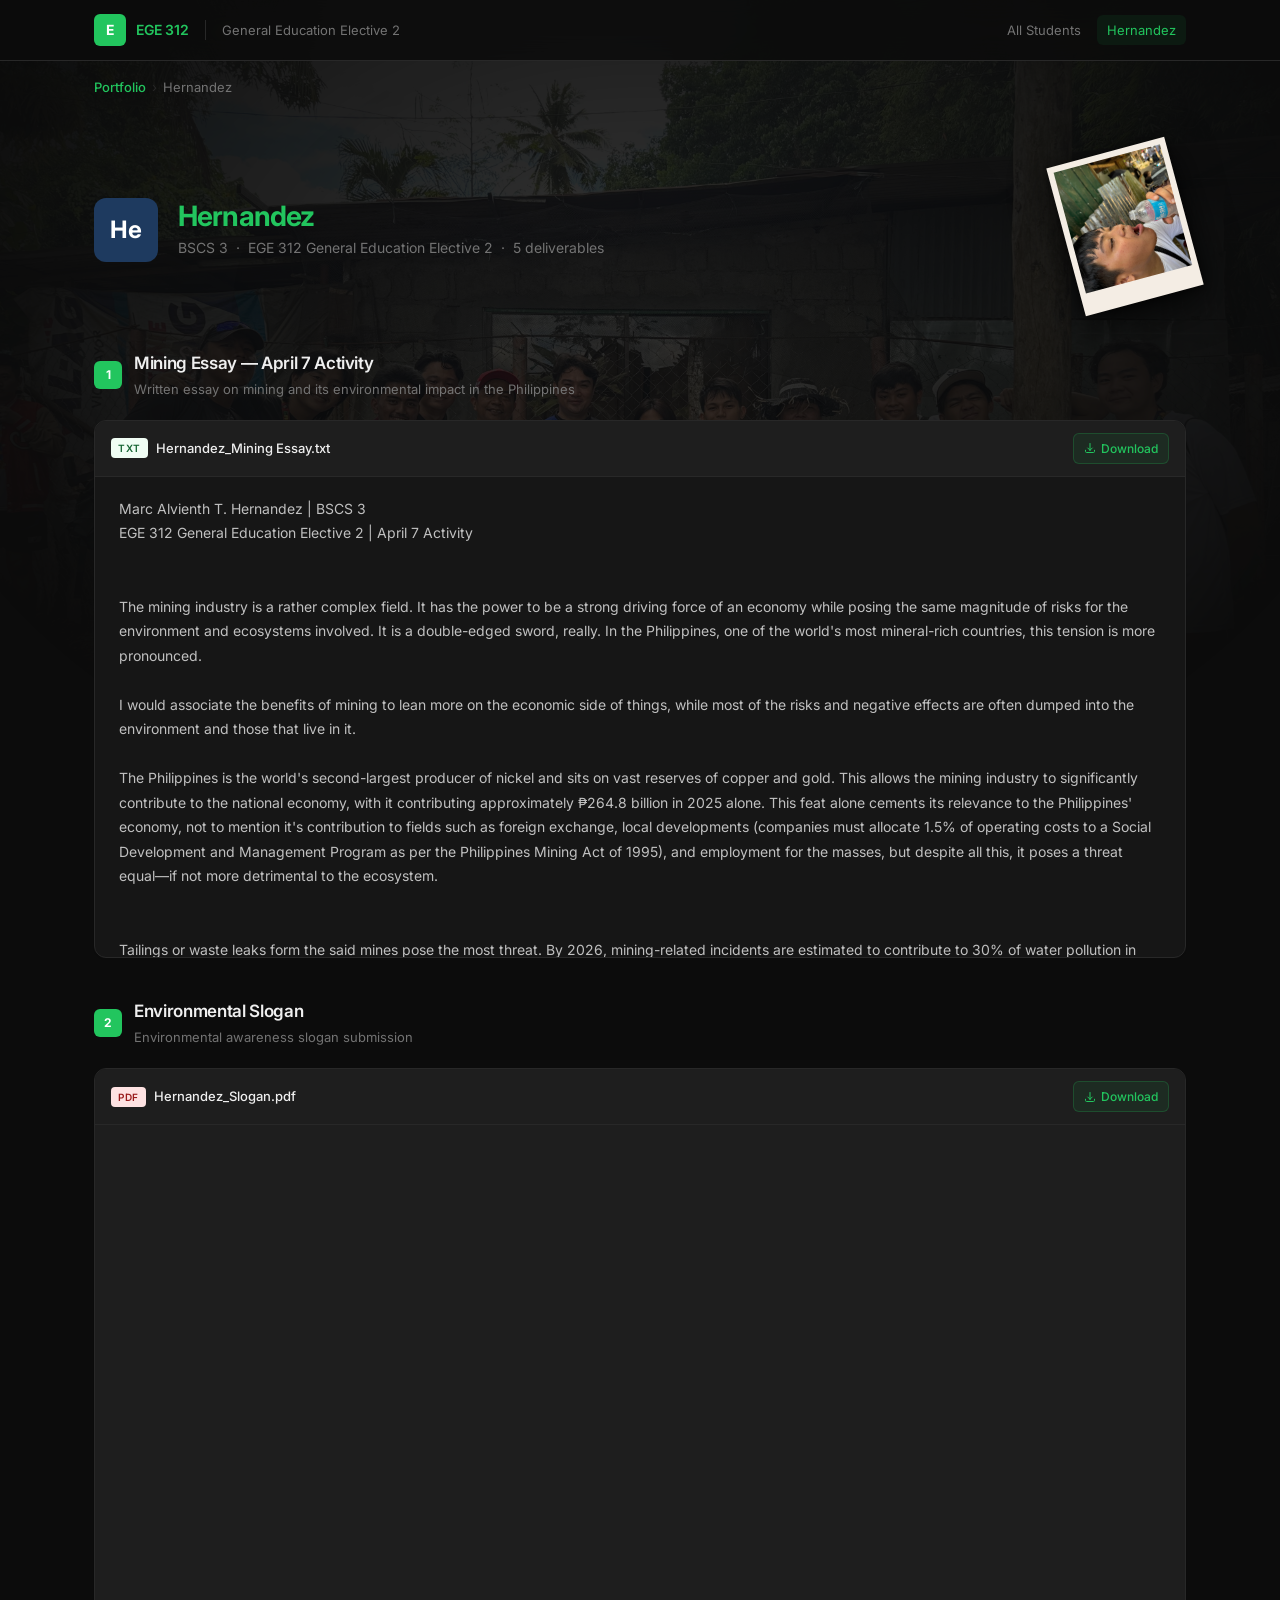
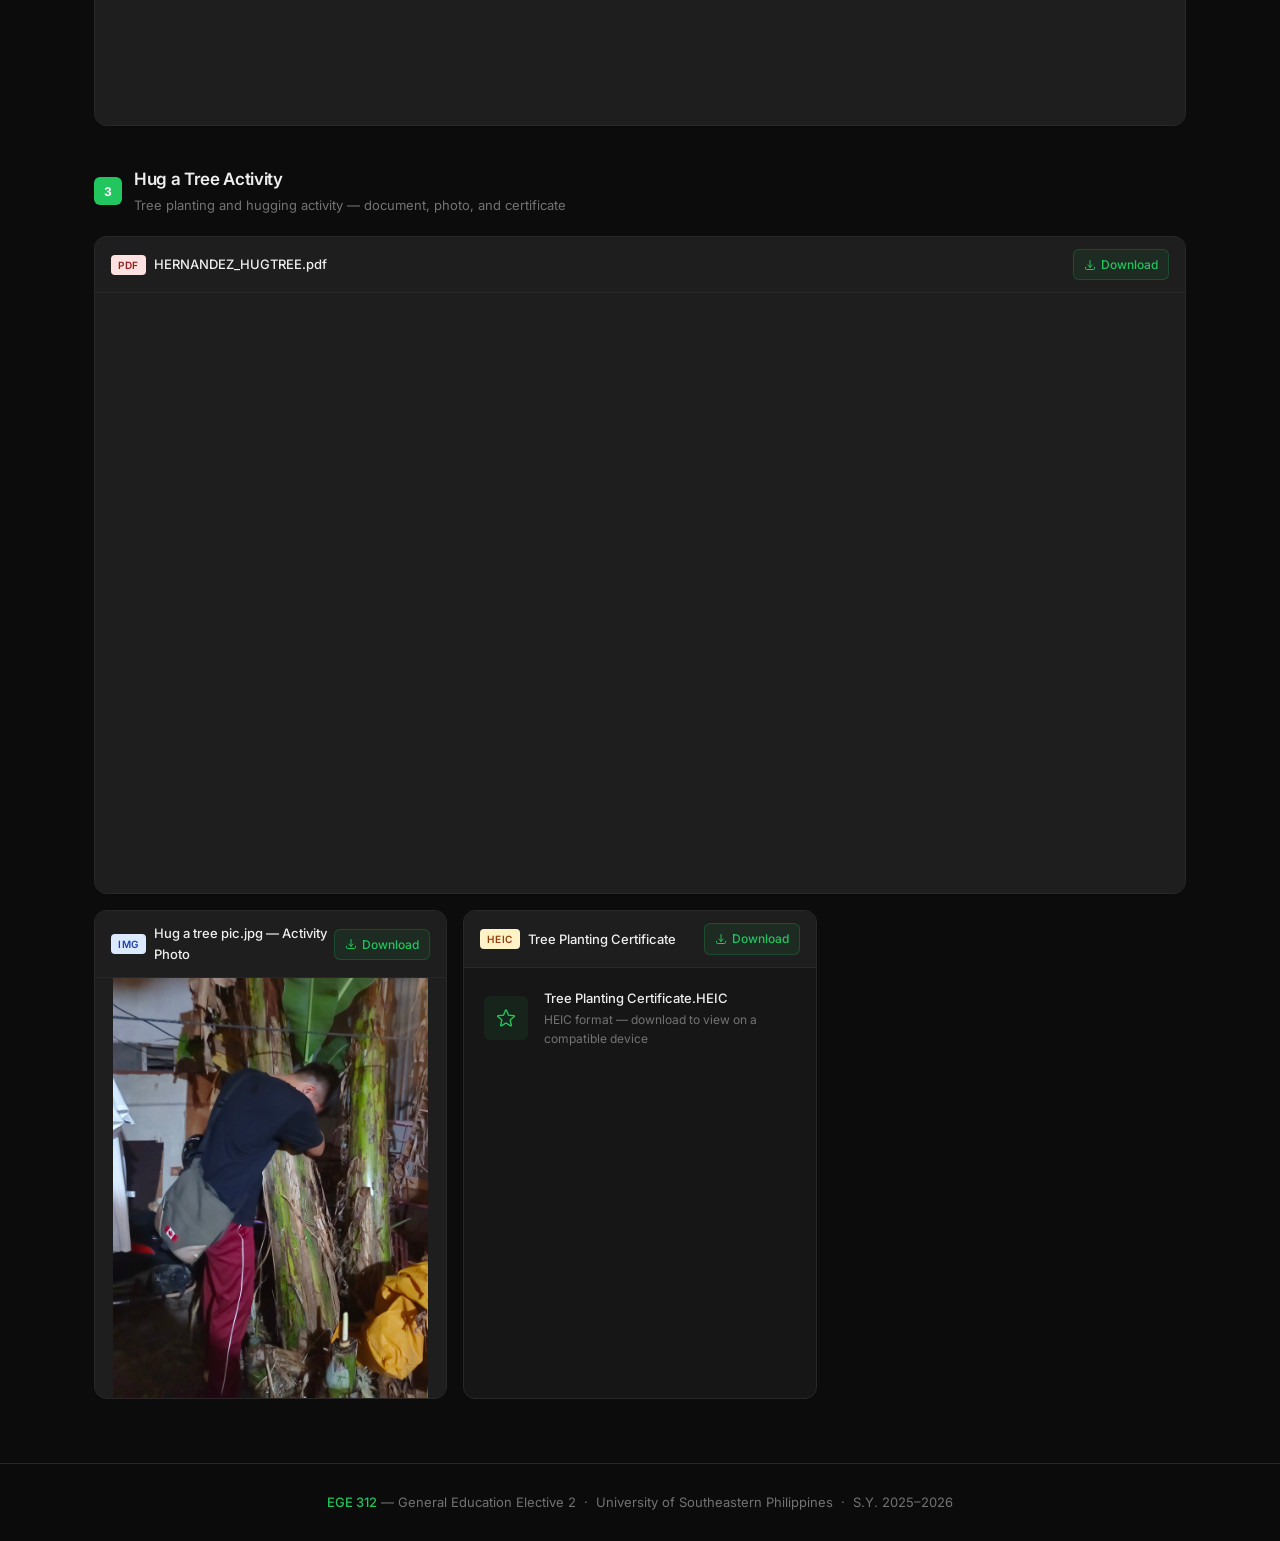
<file: hernandez.html>
<!DOCTYPE html>
<html lang="en">
<head>
  <meta charset="UTF-8" />
  <meta name="viewport" content="width=device-width, initial-scale=1.0" />
  <title>Hernandez — EGE 312 Portfolio</title>
  <link rel="stylesheet" href="css/style.css" />
</head>
<body class="dark-theme">

  <div class="site-bg" aria-hidden="true"></div>

  <header class="site-header">
    <div class="container header-inner">
      <div class="header-logo">
        <div class="header-logo-mark">E</div>
        <span>EGE 312</span>
      </div>
      <div class="header-divider"></div>
      <span class="header-course">General Education Elective 2</span>
      <nav class="header-nav">
        <a href="index.html">All Students</a>
        <a href="hernandez.html" class="active">Hernandez</a>
      </nav>
    </div>
  </header>

  <main>
    <div class="container">

      <nav class="breadcrumb">
        <a href="index.html">Portfolio</a>
        <span class="breadcrumb-sep">›</span>
        <span>Hernandez</span>
      </nav>

      <div class="student-hero">
        <div class="student-hero-avatar" style="background:#1e3a5f;">He</div>
        <div class="student-hero-info">
          <h1>Hernandez</h1>
          <p>BSCS 3 &nbsp;&middot;&nbsp; EGE 312 General Education Elective 2 &nbsp;&middot;&nbsp; 5 deliverables</p>
        </div>
        <div class="student-hero-photo">
          <div class="photo-frame rot-n15">
            <img src="assets/Hernandez.jpg" alt="Hernandez" />
          </div>
        </div>
      </div>

      <div class="activities">

        <!-- Activity 1: Mining Essay -->
        <section class="activity-section">
          <div class="activity-header">
            <div class="activity-num">1</div>
            <div>
              <div class="activity-title">Mining Essay — April 7 Activity</div>
              <div class="activity-desc">Written essay on mining and its environmental impact in the Philippines</div>
            </div>
          </div>
          <div class="files-grid">
            <div class="file-card">
              <div class="file-card-header">
                <div class="file-card-label">
                  <span class="file-type-badge txt">TXT</span>
                  Hernandez_Mining Essay.txt
                </div>
                <a class="btn-download" href="assets/Hernandez/Hernandez_Mining%20Essay.txt" download>
                  <svg fill="none" viewBox="0 0 24 24" stroke="currentColor" stroke-width="2">
                    <path stroke-linecap="round" stroke-linejoin="round" d="M3 16.5v2.25A2.25 2.25 0 0 0 5.25 21h13.5A2.25 2.25 0 0 0 21 18.75V16.5M16.5 12 12 16.5m0 0L7.5 12m4.5 4.5V3" />
                  </svg>
                  Download
                </a>
              </div>
              <div class="txt-content">Marc Alvienth T. Hernandez | BSCS 3
EGE 312 General Education Elective 2 | April 7 Activity


The mining industry is a rather complex field. It has the power to be a strong driving force of an economy while posing the same magnitude of risks for the environment and ecosystems involved. It is a double-edged sword, really. In the Philippines, one of the world's most mineral-rich countries, this tension is more pronounced.

I would associate the benefits of mining to lean more on the economic side of things, while most of the risks and negative effects are often dumped into the environment and those that live in it.

The Philippines is the world's second-largest producer of nickel and sits on vast reserves of copper and gold. This allows the mining industry to significantly contribute to the national economy, with it contributing approximately ₱264.8 billion in 2025 alone. This feat alone cements its relevance to the Philippines' economy, not to mention it's contribution to fields such as foreign exchange, local developments (companies must allocate 1.5% of operating costs to a Social Development and Management Program as per the Philippines Mining Act of 1995), and employment for the masses, but despite all this, it poses a threat equal—if not more detrimental to the ecosystem.


Tailings or waste leaks form the said mines pose the most threat. By 2026, mining-related incidents are estimated to contribute to 30% of water pollution in key Philippines river basins. This is not only effecting the environment itself but also the people and animals that are living in it. An example of this tragic event is the 1996 Marcopper Disaster in Marinduque, where tailings leak spilled millions of tons of waste into the Boac River, effectively declaring it biologically dead and causing decades of health issues for locals.
Not to mention the biodiversity loss that happens when the topsoil is completely removed along with vegetation.

I'm not saying that all mining activities should be stopped, but these types of delicate operations need to have the appropriate care that it demands. Philippines is a treasure trove of minerals and natural resources, I get that, and the people are free to use these resources. But just as freely as they take from the environment, they should give the corresponding love and care that the environment wants from them. The people should be more careful when it comes to mining, to make sure that there is no spillage of waste, as well as a complete restoration of the site. This is to ensure that the ecosystems live on, even after the desecration of their land and habitat.</div>
            </div>
          </div>
        </section>

        <!-- Activity 2: Slogan -->
        <section class="activity-section">
          <div class="activity-header">
            <div class="activity-num">2</div>
            <div>
              <div class="activity-title">Environmental Slogan</div>
              <div class="activity-desc">Environmental awareness slogan submission</div>
            </div>
          </div>
          <div class="files-grid">
            <div class="file-card">
              <div class="file-card-header">
                <div class="file-card-label">
                  <span class="file-type-badge pdf">PDF</span>
                  Hernandez_Slogan.pdf
                </div>
                <a class="btn-download" href="assets/Hernandez/Hernandez_Slogan.pdf" download>
                  <svg fill="none" viewBox="0 0 24 24" stroke="currentColor" stroke-width="2">
                    <path stroke-linecap="round" stroke-linejoin="round" d="M3 16.5v2.25A2.25 2.25 0 0 0 5.25 21h13.5A2.25 2.25 0 0 0 21 18.75V16.5M16.5 12 12 16.5m0 0L7.5 12m4.5 4.5V3" />
                  </svg>
                  Download
                </a>
              </div>
              <iframe class="pdf-embed" src="assets/Hernandez/Hernandez_Slogan.pdf" title="Environmental Slogan"></iframe>
            </div>
          </div>
        </section>

        <!-- Activity 3: Hug a Tree -->
        <section class="activity-section">
          <div class="activity-header">
            <div class="activity-num">3</div>
            <div>
              <div class="activity-title">Hug a Tree Activity</div>
              <div class="activity-desc">Tree planting and hugging activity — document, photo, and certificate</div>
            </div>
          </div>
          <div class="files-grid">
            <div class="file-card">
              <div class="file-card-header">
                <div class="file-card-label">
                  <span class="file-type-badge pdf">PDF</span>
                  HERNANDEZ_HUGTREE.pdf
                </div>
                <a class="btn-download" href="assets/Hernandez/HERNANDEZ_HUGTREE.pdf" download>
                  <svg fill="none" viewBox="0 0 24 24" stroke="currentColor" stroke-width="2">
                    <path stroke-linecap="round" stroke-linejoin="round" d="M3 16.5v2.25A2.25 2.25 0 0 0 5.25 21h13.5A2.25 2.25 0 0 0 21 18.75V16.5M16.5 12 12 16.5m0 0L7.5 12m4.5 4.5V3" />
                  </svg>
                  Download
                </a>
              </div>
              <iframe class="pdf-embed" src="assets/Hernandez/HERNANDEZ_HUGTREE.pdf" title="Hug a Tree PDF"></iframe>
            </div>
          </div>

          <div class="files-grid cols-2" style="margin-top:16px;">
            <!-- Photo -->
            <div class="file-card">
              <div class="file-card-header">
                <div class="file-card-label">
                  <span class="file-type-badge img">IMG</span>
                  Hug a tree pic.jpg — Activity Photo
                </div>
                <a class="btn-download" href="assets/Hernandez/Hug%20a%20tree%20pic.jpg" download>
                  <svg fill="none" viewBox="0 0 24 24" stroke="currentColor" stroke-width="2">
                    <path stroke-linecap="round" stroke-linejoin="round" d="M3 16.5v2.25A2.25 2.25 0 0 0 5.25 21h13.5A2.25 2.25 0 0 0 21 18.75V16.5M16.5 12 12 16.5m0 0L7.5 12m4.5 4.5V3" />
                  </svg>
                  Download
                </a>
              </div>
              <div class="img-preview">
                <img src="assets/Hernandez/Hug%20a%20tree%20pic.jpg" alt="Hug a Tree Activity Photo" loading="lazy" />
              </div>
            </div>

            <!-- Certificate HEIC -->
            <div class="file-card">
              <div class="file-card-header">
                <div class="file-card-label">
                  <span class="file-type-badge heic">HEIC</span>
                  Tree Planting Certificate
                </div>
                <a class="btn-download" href="assets/Hernandez/Tree%20Planting%20Certificate.HEIC" download>
                  <svg fill="none" viewBox="0 0 24 24" stroke="currentColor" stroke-width="2">
                    <path stroke-linecap="round" stroke-linejoin="round" d="M3 16.5v2.25A2.25 2.25 0 0 0 5.25 21h13.5A2.25 2.25 0 0 0 21 18.75V16.5M16.5 12 12 16.5m0 0L7.5 12m4.5 4.5V3" />
                  </svg>
                  Download
                </a>
              </div>
              <div class="download-card">
                <div class="download-icon">
                  <svg fill="none" viewBox="0 0 24 24" stroke="currentColor" stroke-width="1.5">
                    <path stroke-linecap="round" stroke-linejoin="round" d="M11.48 3.499a.562.562 0 0 1 1.04 0l2.125 5.111a.563.563 0 0 0 .475.345l5.518.442c.499.04.701.663.321.988l-4.204 3.602a.563.563 0 0 0-.182.557l1.285 5.385a.562.562 0 0 1-.84.61l-4.725-2.885a.562.562 0 0 0-.586 0L6.982 20.54a.562.562 0 0 1-.84-.61l1.285-5.386a.562.562 0 0 0-.182-.557l-4.204-3.602a.562.562 0 0 1 .321-.988l5.518-.442a.563.563 0 0 0 .475-.345L11.48 3.5Z" />
                  </svg>
                </div>
                <div class="download-info">
                  <div class="download-filename">Tree Planting Certificate.HEIC</div>
                  <div class="download-note">HEIC format — download to view on a compatible device</div>
                </div>
              </div>
            </div>
          </div>
        </section>

      </div>
    </div>
  </main>

  <footer class="site-footer">
    <div class="container">
      <span>EGE 312</span> — General Education Elective 2 &nbsp;&middot;&nbsp; University of Southeastern Philippines &nbsp;&middot;&nbsp; S.Y. 2025–2026
    </div>
  </footer>

</body>
</html>
</file>
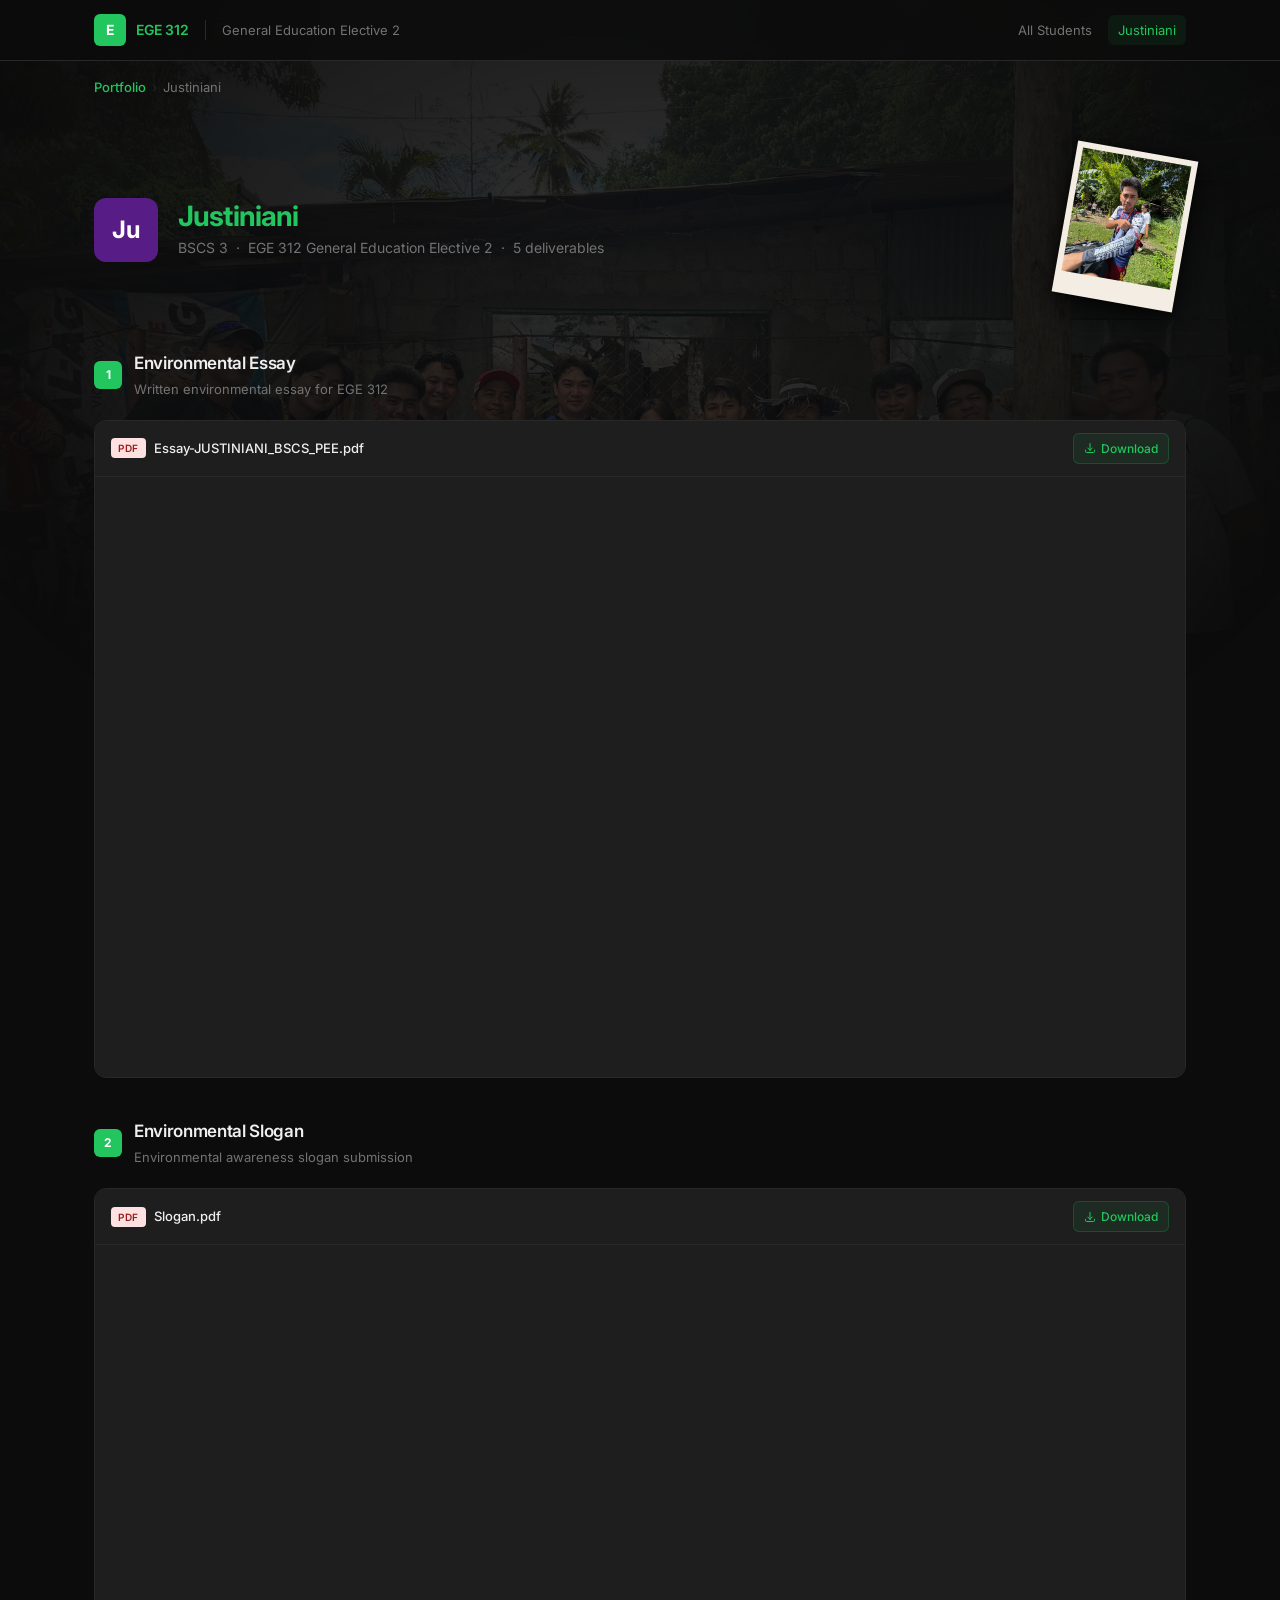
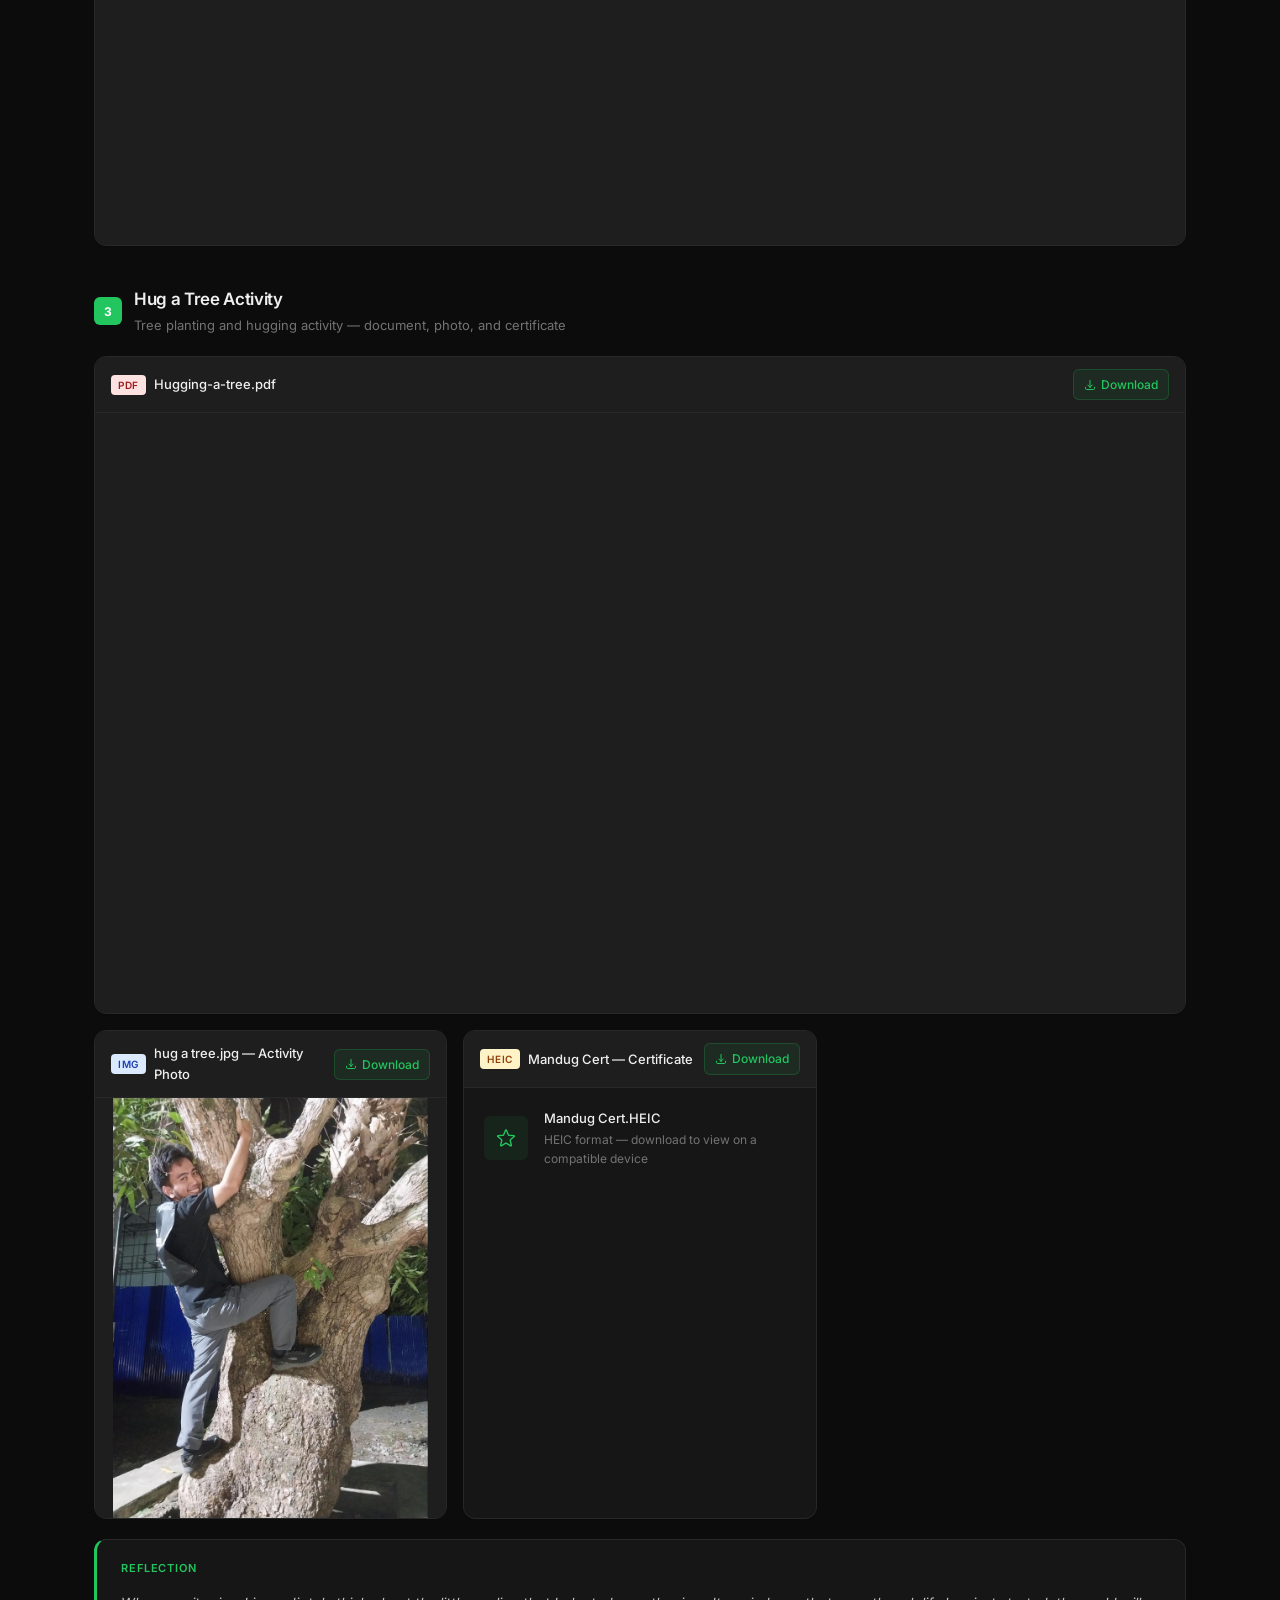
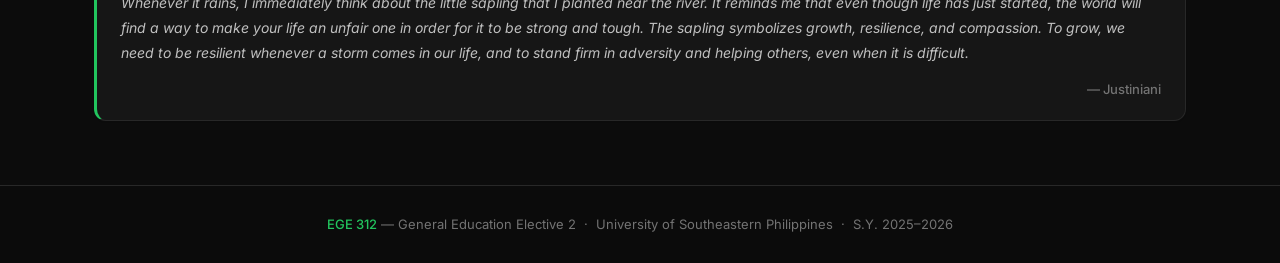
<file: justiniani.html>
<!DOCTYPE html>
<html lang="en">
<head>
  <meta charset="UTF-8" />
  <meta name="viewport" content="width=device-width, initial-scale=1.0" />
  <title>Justiniani — EGE 312 Portfolio</title>
  <link rel="stylesheet" href="css/style.css" />
</head>
<body class="dark-theme">

  <div class="site-bg" aria-hidden="true"></div>

  <header class="site-header">
    <div class="container header-inner">
      <div class="header-logo">
        <div class="header-logo-mark">E</div>
        <span>EGE 312</span>
      </div>
      <div class="header-divider"></div>
      <span class="header-course">General Education Elective 2</span>
      <nav class="header-nav">
        <a href="index.html">All Students</a>
        <a href="justiniani.html" class="active">Justiniani</a>
      </nav>
    </div>
  </header>

  <main>
    <div class="container">

      <nav class="breadcrumb">
        <a href="index.html">Portfolio</a>
        <span class="breadcrumb-sep">›</span>
        <span>Justiniani</span>
      </nav>

      <div class="student-hero">
        <div class="student-hero-avatar" style="background:#581c87;">Ju</div>
        <div class="student-hero-info">
          <h1>Justiniani</h1>
          <p>BSCS 3 &nbsp;&middot;&nbsp; EGE 312 General Education Elective 2 &nbsp;&middot;&nbsp; 5 deliverables</p>
        </div>
        <div class="student-hero-photo">
          <div class="photo-frame rot-p10">
            <img src="assets/Justiniani.jpg" alt="Justiniani" />
          </div>
        </div>
      </div>

      <div class="activities">

        <!-- Activity 1: Essay -->
        <section class="activity-section">
          <div class="activity-header">
            <div class="activity-num">1</div>
            <div>
              <div class="activity-title">Environmental Essay</div>
              <div class="activity-desc">Written environmental essay for EGE 312</div>
            </div>
          </div>
          <div class="files-grid">
            <div class="file-card">
              <div class="file-card-header">
                <div class="file-card-label">
                  <span class="file-type-badge pdf">PDF</span>
                  Essay-JUSTINIANI_BSCS_PEE.pdf
                </div>
                <a class="btn-download" href="assets/Justiniani/Essay-JUSTINIANI_BSCS_PEE.pdf" download>
                  <svg fill="none" viewBox="0 0 24 24" stroke="currentColor" stroke-width="2">
                    <path stroke-linecap="round" stroke-linejoin="round" d="M3 16.5v2.25A2.25 2.25 0 0 0 5.25 21h13.5A2.25 2.25 0 0 0 21 18.75V16.5M16.5 12 12 16.5m0 0L7.5 12m4.5 4.5V3" />
                  </svg>
                  Download
                </a>
              </div>
              <iframe class="pdf-embed" src="assets/Justiniani/Essay-JUSTINIANI_BSCS_PEE.pdf" title="Environmental Essay"></iframe>
            </div>
          </div>
        </section>

        <!-- Activity 2: Slogan -->
        <section class="activity-section">
          <div class="activity-header">
            <div class="activity-num">2</div>
            <div>
              <div class="activity-title">Environmental Slogan</div>
              <div class="activity-desc">Environmental awareness slogan submission</div>
            </div>
          </div>
          <div class="files-grid">
            <div class="file-card">
              <div class="file-card-header">
                <div class="file-card-label">
                  <span class="file-type-badge pdf">PDF</span>
                  Slogan.pdf
                </div>
                <a class="btn-download" href="assets/Justiniani/Slogan.pdf" download>
                  <svg fill="none" viewBox="0 0 24 24" stroke="currentColor" stroke-width="2">
                    <path stroke-linecap="round" stroke-linejoin="round" d="M3 16.5v2.25A2.25 2.25 0 0 0 5.25 21h13.5A2.25 2.25 0 0 0 21 18.75V16.5M16.5 12 12 16.5m0 0L7.5 12m4.5 4.5V3" />
                  </svg>
                  Download
                </a>
              </div>
              <iframe class="pdf-embed" src="assets/Justiniani/Slogan.pdf" title="Environmental Slogan"></iframe>
            </div>
          </div>
        </section>

        <!-- Activity 3: Hug a Tree -->
        <section class="activity-section">
          <div class="activity-header">
            <div class="activity-num">3</div>
            <div>
              <div class="activity-title">Hug a Tree Activity</div>
              <div class="activity-desc">Tree planting and hugging activity — document, photo, and certificate</div>
            </div>
          </div>
          <div class="files-grid">
            <div class="file-card">
              <div class="file-card-header">
                <div class="file-card-label">
                  <span class="file-type-badge pdf">PDF</span>
                  Hugging-a-tree.pdf
                </div>
                <a class="btn-download" href="assets/Justiniani/Hugging-a-tree.docx%20(1)%20(1).pdf" download>
                  <svg fill="none" viewBox="0 0 24 24" stroke="currentColor" stroke-width="2">
                    <path stroke-linecap="round" stroke-linejoin="round" d="M3 16.5v2.25A2.25 2.25 0 0 0 5.25 21h13.5A2.25 2.25 0 0 0 21 18.75V16.5M16.5 12 12 16.5m0 0L7.5 12m4.5 4.5V3" />
                  </svg>
                  Download
                </a>
              </div>
              <iframe class="pdf-embed" src="assets/Justiniani/Hugging-a-tree.docx%20(1)%20(1).pdf" title="Hug a Tree PDF"></iframe>
            </div>
          </div>

          <div class="files-grid cols-2" style="margin-top:16px;">
            <!-- Photo -->
            <div class="file-card">
              <div class="file-card-header">
                <div class="file-card-label">
                  <span class="file-type-badge img">IMG</span>
                  hug a tree.jpg — Activity Photo
                </div>
                <a class="btn-download" href="assets/Justiniani/hug%20a%20tree.jpg" download>
                  <svg fill="none" viewBox="0 0 24 24" stroke="currentColor" stroke-width="2">
                    <path stroke-linecap="round" stroke-linejoin="round" d="M3 16.5v2.25A2.25 2.25 0 0 0 5.25 21h13.5A2.25 2.25 0 0 0 21 18.75V16.5M16.5 12 12 16.5m0 0L7.5 12m4.5 4.5V3" />
                  </svg>
                  Download
                </a>
              </div>
              <div class="img-preview">
                <img src="assets/Justiniani/hug%20a%20tree.jpg" alt="Hug a Tree Activity Photo" loading="lazy" />
              </div>
            </div>

            <!-- Certificate HEIC -->
            <div class="file-card">
              <div class="file-card-header">
                <div class="file-card-label">
                  <span class="file-type-badge heic">HEIC</span>
                  Mandug Cert — Certificate
                </div>
                <a class="btn-download" href="assets/Justiniani/Mandug%20Cert.HEIC" download>
                  <svg fill="none" viewBox="0 0 24 24" stroke="currentColor" stroke-width="2">
                    <path stroke-linecap="round" stroke-linejoin="round" d="M3 16.5v2.25A2.25 2.25 0 0 0 5.25 21h13.5A2.25 2.25 0 0 0 21 18.75V16.5M16.5 12 12 16.5m0 0L7.5 12m4.5 4.5V3" />
                  </svg>
                  Download
                </a>
              </div>
              <div class="download-card">
                <div class="download-icon">
                  <svg fill="none" viewBox="0 0 24 24" stroke="currentColor" stroke-width="1.5">
                    <path stroke-linecap="round" stroke-linejoin="round" d="M11.48 3.499a.562.562 0 0 1 1.04 0l2.125 5.111a.563.563 0 0 0 .475.345l5.518.442c.499.04.701.663.321.988l-4.204 3.602a.563.563 0 0 0-.182.557l1.285 5.385a.562.562 0 0 1-.84.61l-4.725-2.885a.562.562 0 0 0-.586 0L6.982 20.54a.562.562 0 0 1-.84-.61l1.285-5.386a.562.562 0 0 0-.182-.557l-4.204-3.602a.562.562 0 0 1 .321-.988l5.518-.442a.563.563 0 0 0 .475-.345L11.48 3.5Z" />
                  </svg>
                </div>
                <div class="download-info">
                  <div class="download-filename">Mandug Cert.HEIC</div>
                  <div class="download-note">HEIC format — download to view on a compatible device</div>
                </div>
              </div>
            </div>
          </div>

          <div class="reflection-block">
            <div class="reflection-label">Reflection</div>
            <p class="reflection-text">Whenever it rains, I immediately think about the little sapling that I planted near the river. It reminds me that even though life has just started, the world will find a way to make your life an unfair one in order for it to be strong and tough. The sapling symbolizes growth, resilience, and compassion. To grow, we need to be resilient whenever a storm comes in our life, and to stand firm in adversity and helping others, even when it is difficult.</p>
            <div class="reflection-attribution">— Justiniani</div>
          </div>
        </section>

      </div>
    </div>
  </main>

  <footer class="site-footer">
    <div class="container">
      <span>EGE 312</span> — General Education Elective 2 &nbsp;&middot;&nbsp; University of Southeastern Philippines &nbsp;&middot;&nbsp; S.Y. 2025–2026
    </div>
  </footer>

</body>
</html>
</file>
<file: css/style.css>
@import url('https://fonts.googleapis.com/css2?family=Inter:ital,opsz,wght@0,14..32,300;0,14..32,400;0,14..32,500;0,14..32,600;0,14..32,700;1,14..32,400&display=swap');

/* ── Variables ── */
:root {
  --primary:        #166534;
  --primary-hover:  #15803d;
  --primary-light:  #22c55e;
  --accent-bg:      #f0fdf4;
  --accent-border:  #bbf7d0;

  --bg:             #f5f7f5;
  --surface:        #ffffff;
  --surface-2:      #f9fafb;

  --text:           #111827;
  --text-sub:       #374151;
  --text-muted:     #6b7280;

  --border:         #e5e7eb;
  --border-accent:  #d1fae5;

  --radius-sm:  6px;
  --radius:     12px;
  --radius-lg:  18px;
  --radius-xl:  24px;

  --shadow-xs:  0 1px 2px rgb(0 0 0 / .04);
  --shadow-sm:  0 1px 3px rgb(0 0 0 / .06), 0 1px 2px -1px rgb(0 0 0 / .04);
  --shadow:     0 4px 6px -1px rgb(0 0 0 / .07), 0 2px 4px -2px rgb(0 0 0 / .04);
  --shadow-md:  0 10px 15px -3px rgb(0 0 0 / .07), 0 4px 6px -4px rgb(0 0 0 / .04);
  --shadow-lg:  0 20px 25px -5px rgb(0 0 0 / .08), 0 8px 10px -6px rgb(0 0 0 / .04);

  --font: 'Inter', system-ui, -apple-system, sans-serif;
  --transition: 200ms cubic-bezier(0.4, 0, 0.2, 1);
}

/* ── Reset ── */
*, *::before, *::after { box-sizing: border-box; margin: 0; padding: 0; }
html { scroll-behavior: smooth; -webkit-font-smoothing: antialiased; }
body {
  font-family: var(--font);
  background: var(--bg);
  color: var(--text);
  line-height: 1.6;
  font-size: 15px;
}
img { max-width: 100%; display: block; }
a { color: inherit; text-decoration: none; }

/* ── Layout ── */
.container {
  max-width: 1140px;
  margin: 0 auto;
  padding: 0 24px;
}

/* ── Site Header ── */
.site-header {
  position: sticky;
  top: 0;
  z-index: 100;
  background: var(--surface);
  border-bottom: 1px solid var(--border);
  backdrop-filter: blur(8px);
}
.header-inner {
  display: flex;
  align-items: center;
  gap: 16px;
  height: 60px;
}
.header-logo {
  display: flex;
  align-items: center;
  gap: 10px;
  font-weight: 600;
  font-size: 14px;
  color: var(--primary);
  letter-spacing: -0.01em;
}
.header-logo-mark {
  width: 32px;
  height: 32px;
  background: var(--primary);
  color: #fff;
  border-radius: var(--radius-sm);
  display: flex;
  align-items: center;
  justify-content: center;
  font-size: 14px;
  font-weight: 700;
  flex-shrink: 0;
}
.header-divider {
  width: 1px;
  height: 20px;
  background: var(--border);
}
.header-course {
  font-size: 13px;
  color: var(--text-muted);
  font-weight: 400;
}
.header-nav {
  margin-left: auto;
  display: flex;
  gap: 6px;
  align-items: center;
}
.header-nav a {
  font-size: 13px;
  color: var(--text-muted);
  padding: 5px 10px;
  border-radius: var(--radius-sm);
  transition: background var(--transition), color var(--transition);
}
.header-nav a:hover, .header-nav a.active {
  background: var(--accent-bg);
  color: var(--primary);
}

/* ── Hero ── */
.hero {
  padding: 64px 0 48px;
  text-align: center;
}
.hero-badge {
  display: inline-block;
  font-size: 12px;
  font-weight: 500;
  color: var(--primary);
  background: var(--accent-bg);
  border: 1px solid var(--accent-border);
  border-radius: var(--radius);
  padding: 6px 14px;
  margin-bottom: 20px;
  letter-spacing: 0.02em;
  text-transform: uppercase;
  text-align: center;
  line-height: 1.5;
}
.hero h1 {
  font-size: clamp(28px, 5vw, 48px);
  font-weight: 700;
  color: var(--primary);
  letter-spacing: -0.03em;
  line-height: 1.15;
  margin-bottom: 12px;
}
.hero p {
  font-size: 16px;
  color: var(--text-muted);
  max-width: 480px;
  margin: 0 auto 32px;
  line-height: 1.7;
}
.hero-meta {
  display: flex;
  justify-content: center;
  gap: 24px;
  flex-wrap: wrap;
}
.hero-meta-item {
  display: flex;
  flex-direction: column;
  align-items: center;
  gap: 2px;
}
.hero-meta-item strong {
  font-size: 22px;
  font-weight: 700;
  color: var(--primary);
}
.hero-meta-item span {
  font-size: 12px;
  color: var(--text-muted);
  text-transform: uppercase;
  letter-spacing: 0.05em;
}
.hero-divider {
  width: 1px;
  height: 32px;
  background: var(--border);
  align-self: center;
}

/* ── Section headings ── */
.section-label {
  font-size: 11px;
  font-weight: 600;
  text-transform: uppercase;
  letter-spacing: 0.08em;
  color: var(--text-muted);
  margin-bottom: 16px;
  padding-bottom: 8px;
  border-bottom: 1px solid var(--border);
}

/* ── Student Cards Grid ── */
.students-grid {
  display: grid;
  grid-template-columns: repeat(2, 1fr);
  gap: 20px;
  padding-bottom: 64px;
}
.student-card:last-child {
  grid-column: 1 / -1;
  max-width: calc(50% - 10px);
  margin: 0 auto;
  width: 100%;
}

.student-card {
  background: var(--surface);
  border: 1px solid var(--border);
  border-radius: var(--radius-lg);
  padding: 28px;
  display: flex;
  flex-direction: column;
  gap: 20px;
  transition: box-shadow var(--transition), border-color var(--transition), transform var(--transition);
  box-shadow: var(--shadow-xs);
}
.student-card:hover {
  box-shadow: var(--shadow-md);
  border-color: var(--accent-border);
  transform: translateY(-2px);
}

.card-top {
  display: flex;
  align-items: flex-start;
  gap: 14px;
}
.student-avatar {
  width: 48px;
  height: 48px;
  border-radius: var(--radius-sm);
  background: var(--primary);
  color: #fff;
  display: flex;
  align-items: center;
  justify-content: center;
  font-size: 18px;
  font-weight: 700;
  flex-shrink: 0;
  letter-spacing: -0.02em;
}
.student-avatar.g1 { background: #166534; }
.student-avatar.g2 { background: #065f46; }
.student-avatar.g3 { background: #14532d; }
.student-avatar.h  { background: #1e3a5f; }
.student-avatar.j  { background: #581c87; }

.card-info { flex: 1; min-width: 0; }
.card-name {
  font-size: 17px;
  font-weight: 700;
  color: var(--text);
  letter-spacing: -0.02em;
  margin-bottom: 2px;
}
.card-program {
  font-size: 12px;
  color: var(--text-muted);
  font-weight: 400;
}

.card-files {
  display: flex;
  flex-direction: column;
  gap: 6px;
}
.card-file-row {
  display: flex;
  align-items: center;
  gap: 8px;
  font-size: 13px;
  color: var(--text-sub);
}
.card-file-row::before {
  content: '';
  width: 5px;
  height: 5px;
  border-radius: 50%;
  background: var(--accent-border);
  flex-shrink: 0;
}

.card-tags {
  display: flex;
  flex-wrap: wrap;
  gap: 6px;
}
.tag {
  font-size: 11px;
  font-weight: 500;
  padding: 3px 9px;
  border-radius: 100px;
  background: var(--accent-bg);
  color: var(--primary);
  border: 1px solid var(--accent-border);
}

.card-action {
  display: flex;
  align-items: center;
  justify-content: space-between;
  margin-top: auto;
}
.btn-primary {
  display: inline-flex;
  align-items: center;
  gap: 6px;
  background: var(--primary);
  color: #fff;
  font-size: 13px;
  font-weight: 500;
  padding: 8px 16px;
  border-radius: var(--radius-sm);
  transition: background var(--transition), box-shadow var(--transition);
  border: none;
  cursor: pointer;
}
.btn-primary:hover {
  background: var(--primary-hover);
  box-shadow: 0 4px 12px rgb(22 101 52 / .25);
}
.btn-primary svg { width: 14px; height: 14px; }

.card-count {
  font-size: 12px;
  color: var(--text-muted);
}

/* ── Breadcrumb ── */
.breadcrumb {
  display: flex;
  align-items: center;
  gap: 6px;
  font-size: 13px;
  color: var(--text-muted);
  padding: 16px 0;
}
.breadcrumb a {
  color: var(--primary);
  font-weight: 500;
  transition: opacity var(--transition);
}
.breadcrumb a:hover { opacity: 0.75; }
.breadcrumb-sep { color: var(--border); }

/* ── Student Hero (inner pages) ── */
.student-hero {
  padding: 36px 0 40px;
  display: flex;
  align-items: center;
  gap: 20px;
}
.student-hero-avatar {
  width: 64px;
  height: 64px;
  border-radius: var(--radius);
  color: #fff;
  display: flex;
  align-items: center;
  justify-content: center;
  font-size: 24px;
  font-weight: 700;
  flex-shrink: 0;
}
.student-hero-info h1 {
  font-size: 28px;
  font-weight: 700;
  color: var(--primary);
  letter-spacing: -0.03em;
  line-height: 1.2;
}
.student-hero-info p {
  font-size: 14px;
  color: var(--text-muted);
  margin-top: 4px;
}

/* ── Activity Sections ── */
.activities {
  display: flex;
  flex-direction: column;
  gap: 40px;
  padding-bottom: 64px;
}
.activity-section {}
.activity-header {
  display: flex;
  align-items: center;
  gap: 12px;
  margin-bottom: 20px;
}
.activity-num {
  width: 28px;
  height: 28px;
  border-radius: var(--radius-sm);
  background: var(--primary);
  color: #fff;
  font-size: 12px;
  font-weight: 700;
  display: flex;
  align-items: center;
  justify-content: center;
  flex-shrink: 0;
}
.activity-title {
  font-size: 17px;
  font-weight: 600;
  color: var(--text);
  letter-spacing: -0.02em;
}
.activity-desc {
  font-size: 13px;
  color: var(--text-muted);
  margin-top: 2px;
}

.files-grid {
  display: grid;
  gap: 16px;
}
.files-grid.cols-2 { grid-template-columns: repeat(auto-fill, minmax(340px, 1fr)); }

/* ── File Cards ── */
.file-card {
  background: var(--surface);
  border: 1px solid var(--border);
  border-radius: var(--radius);
  overflow: hidden;
  box-shadow: var(--shadow-xs);
}

/* PDF card */
.file-card-header {
  display: flex;
  align-items: center;
  justify-content: space-between;
  padding: 12px 16px;
  border-bottom: 1px solid var(--border);
  background: var(--surface-2);
}
.file-card-label {
  display: flex;
  align-items: center;
  gap: 8px;
  font-size: 13px;
  font-weight: 500;
  color: var(--text);
}
.file-type-badge {
  font-size: 10px;
  font-weight: 600;
  text-transform: uppercase;
  letter-spacing: 0.06em;
  padding: 2px 7px;
  border-radius: 4px;
  background: #fee2e2;
  color: #991b1b;
}
.file-type-badge.pdf  { background: #fee2e2; color: #991b1b; }
.file-type-badge.img  { background: #dbeafe; color: #1e40af; }
.file-type-badge.heic { background: #fef3c7; color: #92400e; }
.file-type-badge.doc  { background: #ede9fe; color: #4c1d95; }
.file-type-badge.txt  { background: #f0fdf4; color: #166534; }

.btn-download {
  display: inline-flex;
  align-items: center;
  gap: 5px;
  font-size: 12px;
  font-weight: 500;
  color: var(--primary);
  padding: 5px 10px;
  border-radius: var(--radius-sm);
  background: var(--accent-bg);
  border: 1px solid var(--accent-border);
  transition: background var(--transition);
  white-space: nowrap;
}
.btn-download:hover { background: var(--accent-border); }
.btn-download svg { width: 12px; height: 12px; }

.pdf-embed {
  width: 100%;
  height: 600px;
  border: none;
  display: block;
  background: var(--surface-2);
}

/* Image card */
.img-preview {
  position: relative;
  overflow: hidden;
  background: var(--surface-2);
  max-height: 420px;
}
.img-preview img {
  width: 100%;
  height: 100%;
  object-fit: contain;
  max-height: 420px;
  transition: transform var(--transition);
}
.img-preview:hover img { transform: scale(1.02); }

/* Download-only card */
.download-card {
  display: flex;
  align-items: center;
  gap: 16px;
  padding: 20px;
}
.download-icon {
  width: 44px;
  height: 44px;
  border-radius: var(--radius-sm);
  background: var(--accent-bg);
  display: flex;
  align-items: center;
  justify-content: center;
  flex-shrink: 0;
}
.download-icon svg { width: 22px; height: 22px; color: var(--primary); }
.download-info { flex: 1; min-width: 0; }
.download-filename {
  font-size: 13px;
  font-weight: 500;
  color: var(--text);
  white-space: nowrap;
  overflow: hidden;
  text-overflow: ellipsis;
}
.download-note {
  font-size: 12px;
  color: var(--text-muted);
  margin-top: 2px;
}

/* Text card */
.txt-content {
  padding: 20px 24px;
  font-size: 14px;
  line-height: 1.75;
  color: var(--text-sub);
  white-space: pre-wrap;
  font-family: var(--font);
  max-height: 480px;
  overflow-y: auto;
}

/* ── Reflection Block ── */
.reflection-block {
  margin-top: 20px;
  padding: 20px 24px;
  background: var(--surface);
  border: 1px solid var(--border);
  border-left: 3px solid var(--primary);
  border-radius: var(--radius);
  box-shadow: var(--shadow-xs);
}
.reflection-label {
  font-size: 11px;
  font-weight: 600;
  text-transform: uppercase;
  letter-spacing: 0.08em;
  color: var(--primary);
  margin-bottom: 12px;
}
.reflection-text {
  font-size: 14px;
  line-height: 1.8;
  color: var(--text-sub);
  font-style: italic;
}
.reflection-attribution {
  font-size: 13px;
  font-weight: 500;
  color: var(--text-muted);
  margin-top: 14px;
  text-align: right;
}

/* ── Footer ── */
.site-footer {
  border-top: 1px solid var(--border);
  background: var(--surface);
  padding: 28px 0;
  text-align: center;
  font-size: 13px;
  color: var(--text-muted);
  margin-top: auto;
}
.site-footer span { color: var(--primary); font-weight: 500; }

/* ── Responsive ── */
@media (max-width: 640px) {
  /* Layout */
  .container { padding: 0 16px; }

  /* Header */
  .header-course { display: none; }
  .header-inner { gap: 10px; }
  .header-nav a { padding: 5px 8px; font-size: 12px; }

  /* Hero (index) */
  .hero { padding: 36px 0 28px; }
  .hero-badge { font-size: 11px; padding: 5px 12px; }
  .hero-meta { gap: 16px; }
  .hero-divider { display: none; }

  /* Student grid (index, light theme) */
  .students-grid { grid-template-columns: 1fr; }
  .student-card:last-child { grid-column: auto; max-width: 100%; margin: 0; }

  /* Student hero (inner pages) */
  .student-hero { gap: 12px; flex-wrap: wrap; padding: 28px 0 32px; }
  .student-hero-photo { display: none; }
  .student-hero-avatar { width: 48px; height: 48px; font-size: 18px; }
  .student-hero-info h1 { font-size: 22px; }

  /* Breadcrumb */
  .breadcrumb { padding: 12px 0; }

  /* Activities */
  .activities { gap: 32px; padding-bottom: 48px; }
  .activity-header { gap: 10px; }

  /* File cards */
  .pdf-embed { height: 360px; }
  .files-grid.cols-2 { grid-template-columns: 1fr; }
  .file-card-header { flex-wrap: wrap; gap: 8px; align-items: flex-start; }
  .file-card-label { flex: 1; min-width: 0; overflow: hidden; white-space: nowrap; text-overflow: ellipsis; }
  .btn-download { flex-shrink: 0; }
  .download-card { padding: 16px; gap: 12px; }
  .txt-content { padding: 16px; font-size: 13px; }

  /* Dark theme index: scale down polaroid on stacked cards */
  .photo-frame img { width: 140px; height: 160px; }

  /* Footer */
  .site-footer { font-size: 12px; padding: 20px 0; }
}

/* ── Dark Theme (index.html only) ── */
.dark-theme {
  --primary:        #22c55e;
  --primary-hover:  #16a34a;
  --primary-light:  #4ade80;
  --accent-bg:      rgba(34, 197, 94, 0.08);
  --accent-border:  rgba(34, 197, 94, 0.22);
  --bg:             #0c0c0c;
  --surface:        #161616;
  --surface-2:      #1e1e1e;
  --text:           #efefef;
  --text-sub:       #c0c0c0;
  --text-muted:     #737373;
  --border:         #282828;
  --border-accent:  rgba(34, 197, 94, 0.22);
  background: #0c0c0c;
  color: #efefef;
}

/* Barely-visible background with edge fade */
.site-bg {
  position: fixed;
  inset: 0;
  background: url('../assets/Main_bg.jpg') center / cover no-repeat;
  opacity: 0.18;
  mask-image: radial-gradient(ellipse 60% 60% at 50% 35%, black 0%, transparent 100%);
  -webkit-mask-image: radial-gradient(ellipse 60% 60% at 50% 35%, black 0%, transparent 100%);
  z-index: 0;
  pointer-events: none;
}

.dark-theme .site-header,
.dark-theme main,
.dark-theme .site-footer { position: relative; z-index: 1; }

.dark-theme .site-header {
  background: rgba(12, 12, 12, 0.88);
  border-bottom-color: var(--border);
  backdrop-filter: blur(14px);
  -webkit-backdrop-filter: blur(14px);
}

.dark-theme .site-footer {
  background: rgba(12, 12, 12, 0.9);
  border-top-color: var(--border);
}

/* Hero overrides for dark */
.dark-theme .hero h1 { color: #f5f5f5; }
.dark-theme .hero p  { color: var(--text-muted); }
.dark-theme .hero-meta-item strong { color: var(--primary); }

/* Grid: single column, full-width editorial strips */
.dark-theme .students-grid {
  grid-template-columns: 1fr;
  gap: 20px;
}
.dark-theme .student-card:last-child {
  grid-column: auto;
  max-width: 100%;
  margin: 0;
}

/* Horizontal card layout */
.dark-theme .student-card {
  flex-direction: row;
  padding: 0;
  gap: 0;
  min-height: 260px;
  overflow: visible;
  background: var(--surface);
  border-color: var(--border);
}
.dark-theme .student-card.photo-right { flex-direction: row-reverse; }

/* Photo panel */
.card-photo-side {
  width: 260px;
  flex-shrink: 0;
  display: flex;
  align-items: center;
  justify-content: center;
  background: #101010;
  align-self: stretch;
  padding: 28px 20px;
  border-right: 1px solid var(--border);
}
.dark-theme .student-card.photo-right .card-photo-side {
  border-right: none;
  border-left: 1px solid var(--border);
}

/* Polaroid-style frame */
.photo-frame {
  background: #f4ede4;
  padding: 8px 8px 30px;
  box-shadow: 0 12px 40px rgba(0, 0, 0, 0.8), 0 2px 8px rgba(0, 0, 0, 0.5);
  display: inline-block;
  line-height: 0;
}
.photo-frame img {
  width: 172px;
  height: 196px;
  object-fit: cover;
  display: block;
}

/* Rotation angles */
.rot-n7  { transform: rotate(-7deg); }
.rot-p12 { transform: rotate(12deg); }
.rot-p5  { transform: rotate(5deg); }
.rot-n15 { transform: rotate(-15deg); }
.rot-p10 { transform: rotate(10deg); }

/* Placeholder for missing photo */
.photo-placeholder {
  width: 172px;
  height: 196px;
  background: #1a1a1a;
  border: 2px dashed #383838;
  display: flex;
  align-items: center;
  justify-content: center;
  text-align: center;
  font-size: 12px;
  font-style: italic;
  color: #555;
  padding: 16px;
  line-height: 1.5;
}

/* Card body wrapper */
.card-body {
  flex: 1;
  padding: 28px 32px;
  display: flex;
  flex-direction: column;
  gap: 18px;
  min-width: 0;
}

/* Student hero photo (inner pages) */
.student-hero-photo {
  margin-left: auto;
  flex-shrink: 0;
}
.student-hero-photo .photo-frame {
  padding: 6px 6px 22px;
}
.student-hero-photo .photo-frame img {
  width: 110px;
  height: 125px;
  object-fit: cover;
  display: block;
}

/* Dark theme index: stack cards vertically on narrow screens */
@media (max-width: 700px) {
  .dark-theme .student-card,
  .dark-theme .student-card.photo-right { flex-direction: column; min-height: auto; }
  .card-photo-side {
    width: 100%;
    border-right: none;
    border-bottom: 1px solid var(--border);
    padding: 24px;
  }
  .dark-theme .student-card.photo-right .card-photo-side {
    border-left: none;
    border-bottom: 1px solid var(--border);
  }
  .card-body { padding: 20px 24px; }
}
</file>
